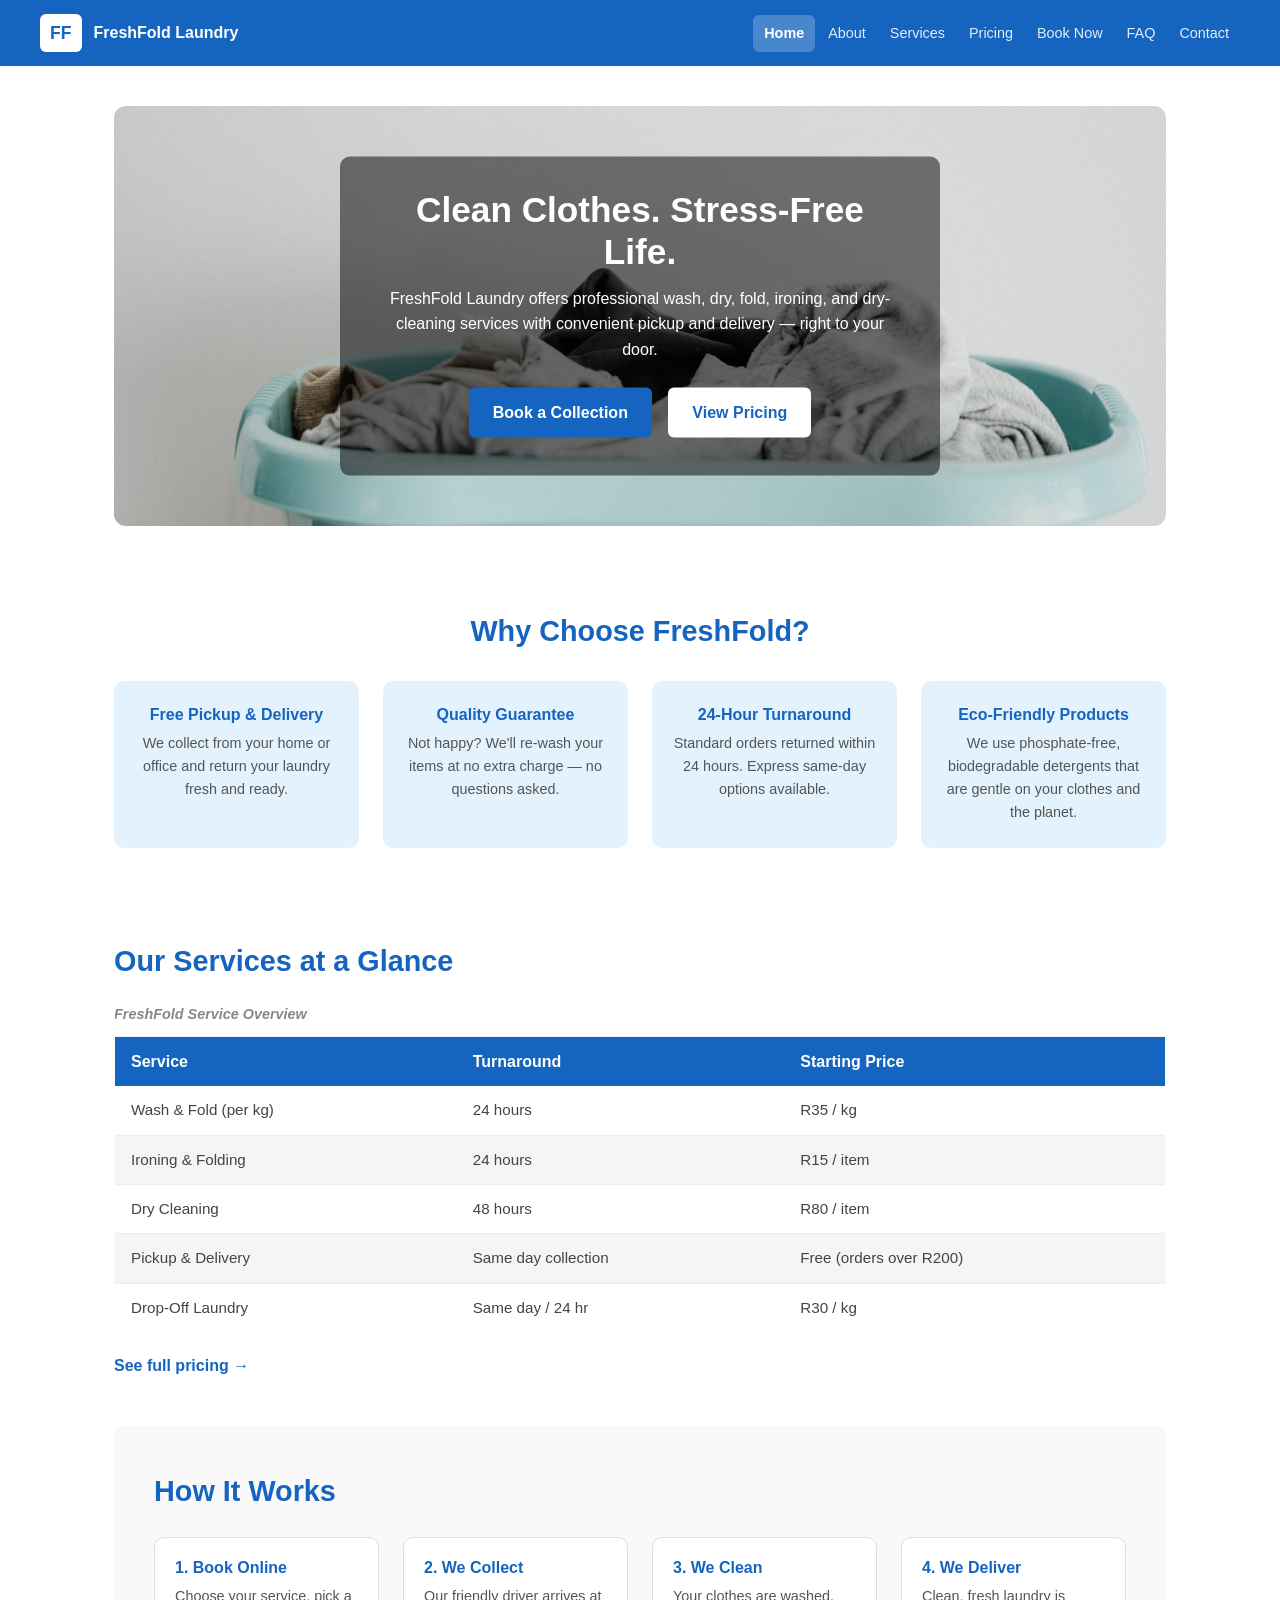
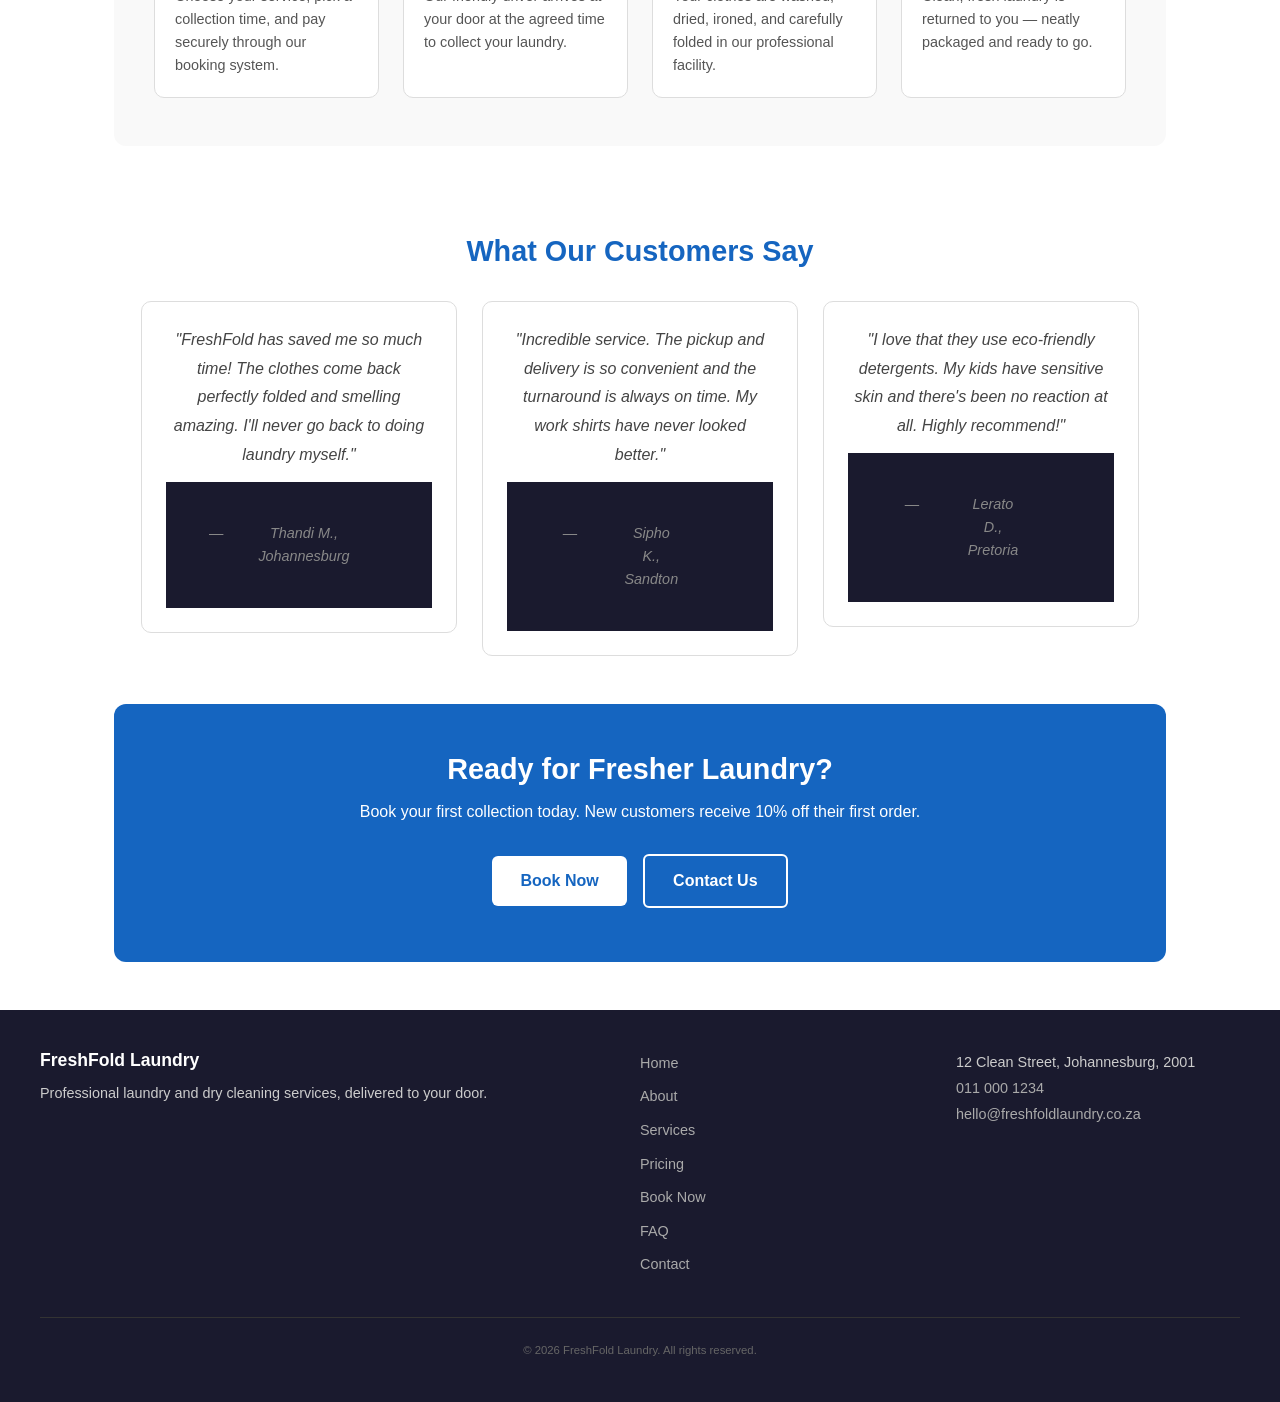
<file: index.html>
<!doctype html>
<html lang="en">
    <head>
        <meta charset="UTF-8" />
        <meta name="viewport" content="width=device-width, initial-scale=1.0" />
        <meta
            name="description"
            content="We're a proudly South African laundry business built on hard work, community, and a passion for clean clothes."
        />
        <meta
            property="og:title"
            content="FreshFold Laundry – Professional Laundry & Dry Cleaning Services"
        />
        <meta
            property="og:description"
            content="We're a proudly South African laundry business built on hard work, community, and a passion for clean clothes."
        />
        <title>
            FreshFold Laundry – Professional Laundry & Dry Cleaning Services
        </title>
        <link rel="stylesheet" href="./style.css" />
    </head>
    <body>
        <!-- ===== SITE HEADER & NAVIGATION ===== -->
        <header>
            <div class="logo">
                <a href="index.html">FF</a>
                <span>FreshFold Laundry</span>
            </div>
            <button
                class="nav-toggle"
                aria-controls="main-nav"
                aria-expanded="false"
                aria-label="Toggle navigation"
            >
                &#9776;
            </button>
            <nav aria-label="Main navigation" id="main-nav">
                <ul>
                    <li><a href="index.html" aria-current="page">Home</a></li>
                    <li><a href="about.html">About</a></li>
                    <li><a href="products_services.html">Services</a></li>
                    <li><a href="pricing.html">Pricing</a></li>
                    <li><a href="book-now.html">Book Now</a></li>
                    <li><a href="faq.html">FAQ</a></li>
                    <li>
                        <a href="contact.html">Contact</a>
                    </li>
                </ul>
            </nav>
        </header>

        <main>
            <!-- ===== HERO SECTION ===== -->
            <section aria-labelledby="hero-heading">
                <figure>
                    <img
                        src="./_images//hero_bg.jpg"
                        alt="Neatly folded, fresh laundry stacked on a clean surface"
                        width="1400"
                        height="600"
                    />
                </figure>
                <div>
                    <h1 id="hero-heading">Clean Clothes. Stress-Free Life.</h1>
                    <p>
                        FreshFold Laundry offers professional wash, dry, fold,
                        ironing, and dry-cleaning services with convenient
                        pickup and delivery — right to your door.
                    </p>
                    <a href="book-now.html">Book a Collection</a>
                    <a href="pricing.html">View Pricing</a>
                </div>
            </section>

            <!-- ===== QUICK HIGHLIGHTS ===== -->
            <section aria-labelledby="highlights-heading">
                <h2 id="highlights-heading">Why Choose FreshFold?</h2>
                <ul>
                    <li>
                        <h3>Free Pickup &amp; Delivery</h3>
                        <p>
                            We collect from your home or office and return your
                            laundry fresh and ready.
                        </p>
                    </li>
                    <li>
                        <h3>Quality Guarantee</h3>
                        <p>
                            Not happy? We'll re-wash your items at no extra
                            charge — no questions asked.
                        </p>
                    </li>
                    <li>
                        <h3>24-Hour Turnaround</h3>
                        <p>
                            Standard orders returned within 24 hours. Express
                            same-day options available.
                        </p>
                    </li>
                    <li>
                        <h3>Eco-Friendly Products</h3>
                        <p>
                            We use phosphate-free, biodegradable detergents that
                            are gentle on your clothes and the planet.
                        </p>
                    </li>
                </ul>
            </section>

            <!-- ===== SERVICES OVERVIEW ===== -->
            <section aria-labelledby="services-heading">
                <h2 id="services-heading">Our Services at a Glance</h2>
                <table>
                    <caption>
                        FreshFold Service Overview
                    </caption>
                    <thead>
                        <tr>
                            <th scope="col">Service</th>
                            <th scope="col">Turnaround</th>
                            <th scope="col">Starting Price</th>
                        </tr>
                    </thead>
                    <tbody>
                        <tr>
                            <td>Wash &amp; Fold (per kg)</td>
                            <td>24 hours</td>
                            <td>R35 / kg</td>
                        </tr>
                        <tr>
                            <td>Ironing &amp; Folding</td>
                            <td>24 hours</td>
                            <td>R15 / item</td>
                        </tr>
                        <tr>
                            <td>Dry Cleaning</td>
                            <td>48 hours</td>
                            <td>R80 / item</td>
                        </tr>
                        <tr>
                            <td>Pickup &amp; Delivery</td>
                            <td>Same day collection</td>
                            <td>Free (orders over R200)</td>
                        </tr>
                        <tr>
                            <td>Drop-Off Laundry</td>
                            <td>Same day / 24 hr</td>
                            <td>R30 / kg</td>
                        </tr>
                    </tbody>
                </table>
                <p><a href="pricing.html">See full pricing →</a></p>
            </section>

            <!-- ===== HOW IT WORKS ===== -->
            <section aria-labelledby="how-heading">
                <h2 id="how-heading">How It Works</h2>
                <ol>
                    <li>
                        <h3>1. Book Online</h3>
                        <p>
                            Choose your service, pick a collection time, and pay
                            securely through our booking system.
                        </p>
                    </li>
                    <li>
                        <h3>2. We Collect</h3>
                        <p>
                            Our friendly driver arrives at your door at the
                            agreed time to collect your laundry.
                        </p>
                    </li>
                    <li>
                        <h3>3. We Clean</h3>
                        <p>
                            Your clothes are washed, dried, ironed, and
                            carefully folded in our professional facility.
                        </p>
                    </li>
                    <li>
                        <h3>4. We Deliver</h3>
                        <p>
                            Clean, fresh laundry is returned to you — neatly
                            packaged and ready to go.
                        </p>
                    </li>
                </ol>
            </section>

            <!-- ===== TESTIMONIALS ===== -->
            <section aria-labelledby="testimonials-heading">
                <h2 id="testimonials-heading">What Our Customers Say</h2>
                <article>
                    <blockquote>
                        <p>
                            "FreshFold has saved me so much time! The clothes
                            come back perfectly folded and smelling amazing.
                            I'll never go back to doing laundry myself."
                        </p>
                    </blockquote>
                    <footer>— <cite>Thandi M., Johannesburg</cite></footer>
                </article>
                <article>
                    <blockquote>
                        <p>
                            "Incredible service. The pickup and delivery is so
                            convenient and the turnaround is always on time. My
                            work shirts have never looked better."
                        </p>
                    </blockquote>
                    <footer>— <cite>Sipho K., Sandton</cite></footer>
                </article>
                <article>
                    <blockquote>
                        <p>
                            "I love that they use eco-friendly detergents. My
                            kids have sensitive skin and there's been no
                            reaction at all. Highly recommend!"
                        </p>
                    </blockquote>
                    <footer>— <cite>Lerato D., Pretoria</cite></footer>
                </article>
            </section>

            <!-- ===== CALL TO ACTION ===== -->
            <section aria-labelledby="cta-heading">
                <h2 id="cta-heading">Ready for Fresher Laundry?</h2>
                <p>
                    Book your first collection today. New customers receive 10%
                    off their first order.
                </p>
                <a href="book-now.html">Book Now</a>
                <a href="contact.html">Contact Us</a>
            </section>
        </main>

        <!-- ===== SITE FOOTER ===== -->
        <footer>
            <div>
                <h3>FreshFold Laundry</h3>
                <p>
                    Professional laundry and dry cleaning services, delivered to
                    your door.
                </p>
            </div>
            <nav aria-label="Footer navigation">
                <ul>
                    <li><a href="index.html">Home</a></li>
                    <li><a href="about.html">About</a></li>
                    <li><a href="products_services.html">Services</a></li>
                    <li><a href="pricing.html">Pricing</a></li>
                    <li><a href="book-now.html">Book Now</a></li>
                    <li><a href="faq.html">FAQ</a></li>
                    <li><a href="contact.html">Contact</a></li>
                </ul>
            </nav>
            <div>
                <p>12 Clean Street, Johannesburg, 2001</p>
                <p><a href="tel:+27110001234">011 000 1234</a></p>
                <p>
                    <a href="mailto:hello@freshfoldlaundry.co.za"
                        >hello@freshfoldlaundry.co.za</a
                    >
                </p>
            </div>
            <p>
                <small
                    >&copy; <span id="year"></span> FreshFold Laundry. All
                    rights reserved.</small
                >
            </p>
        </footer>
        <script src="./script.js"></script>
    </body>
</html>
</file>
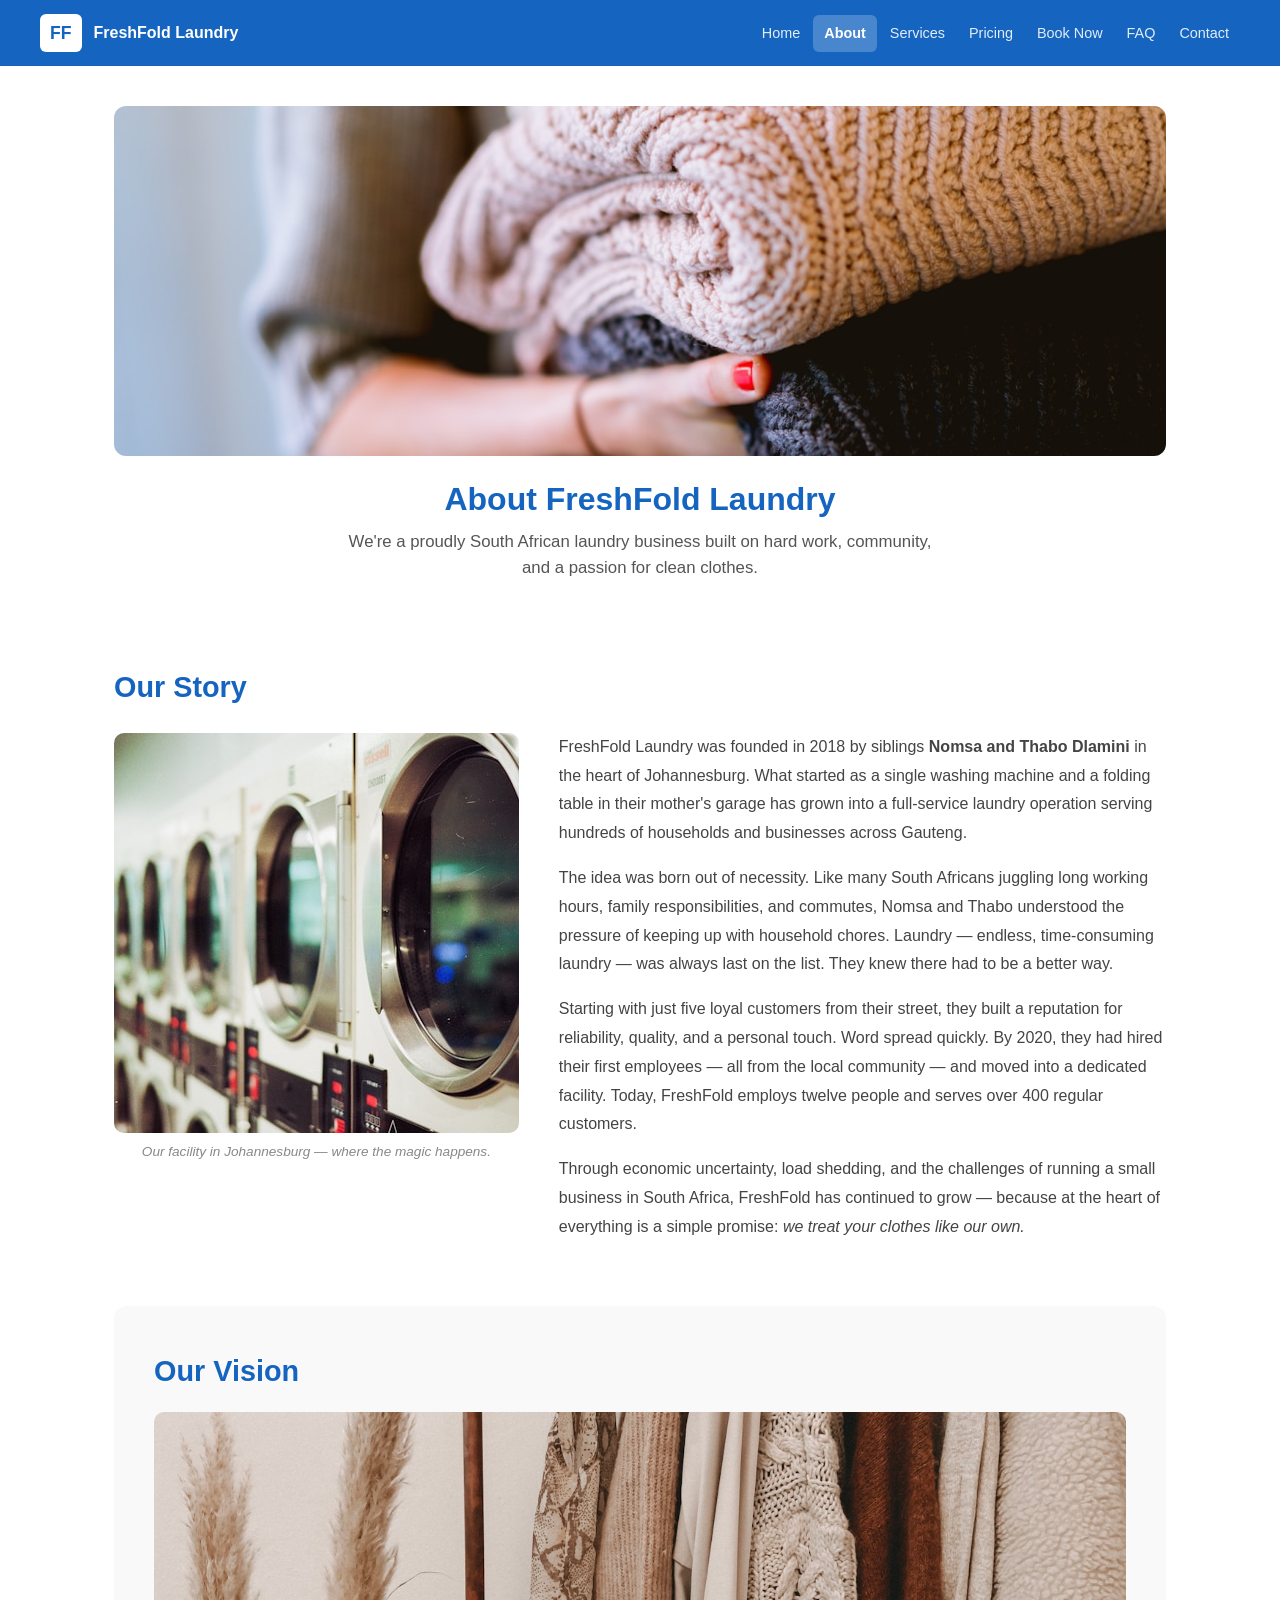
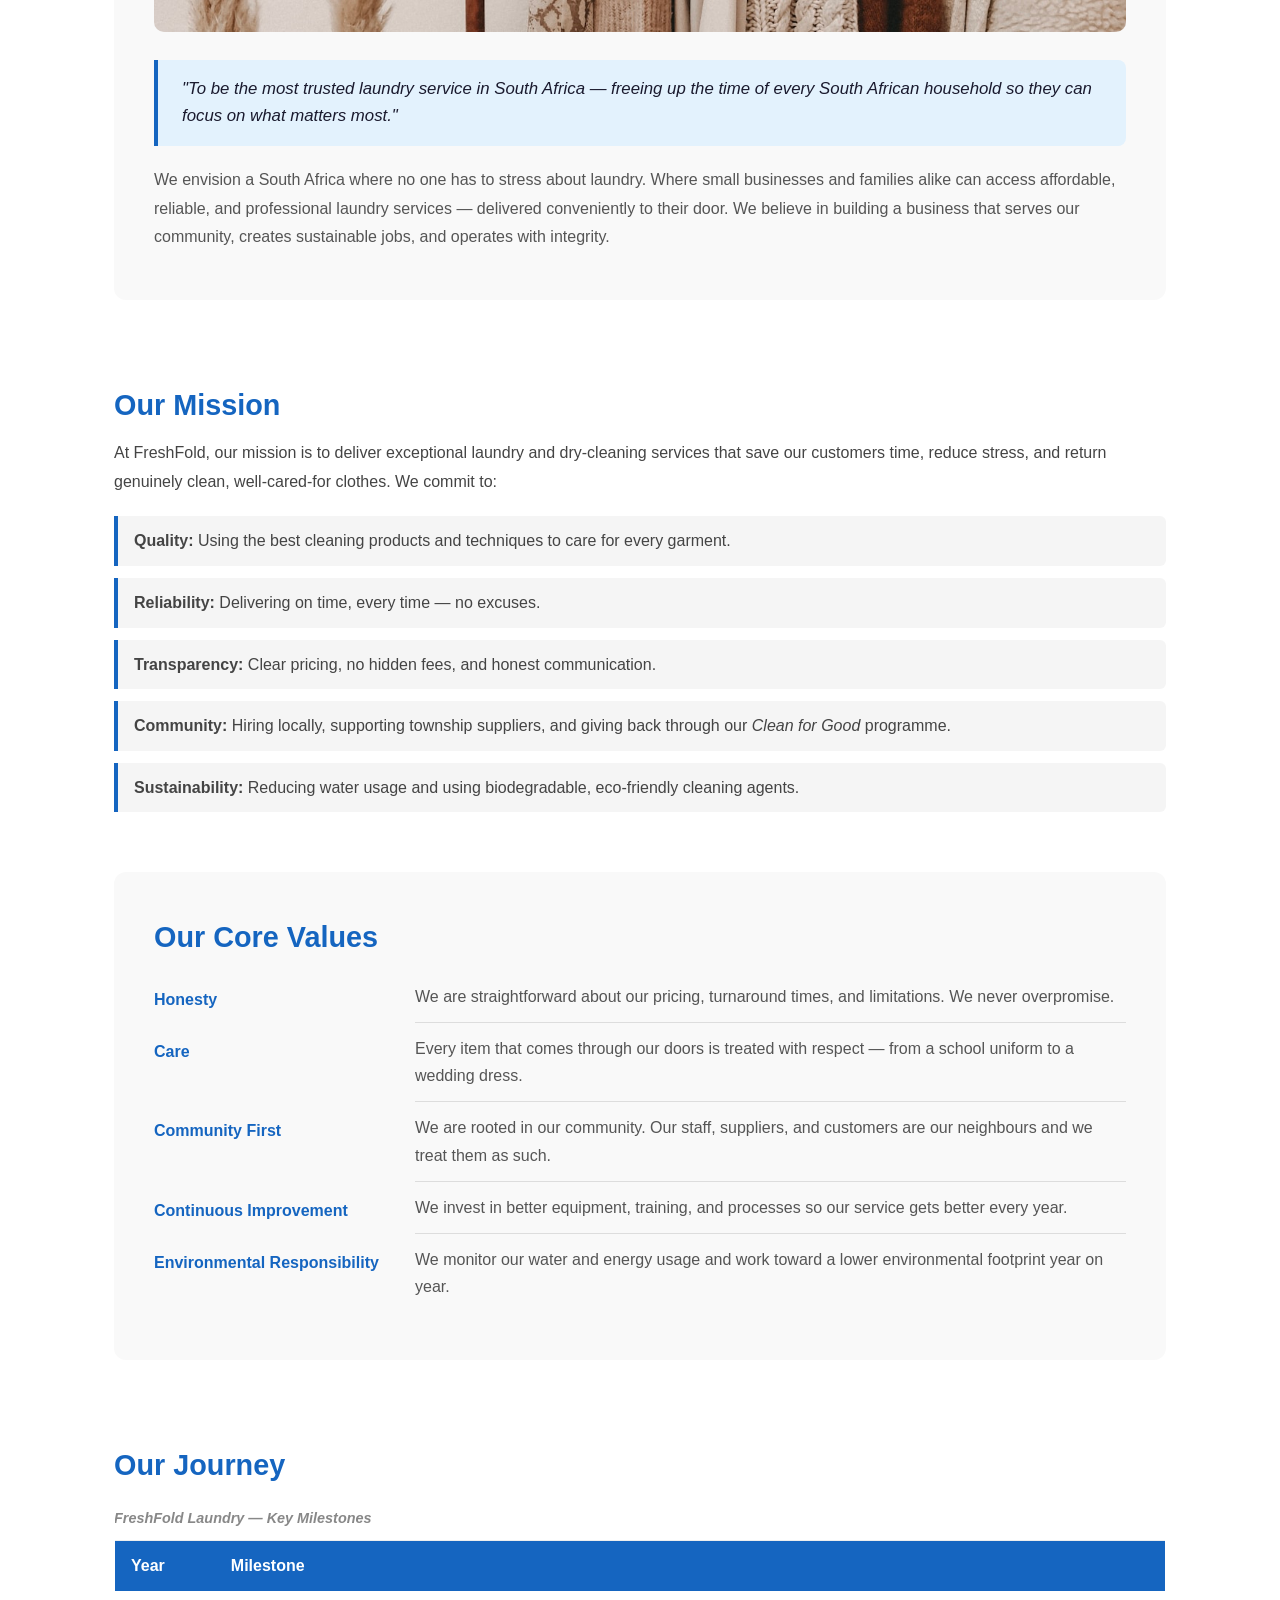
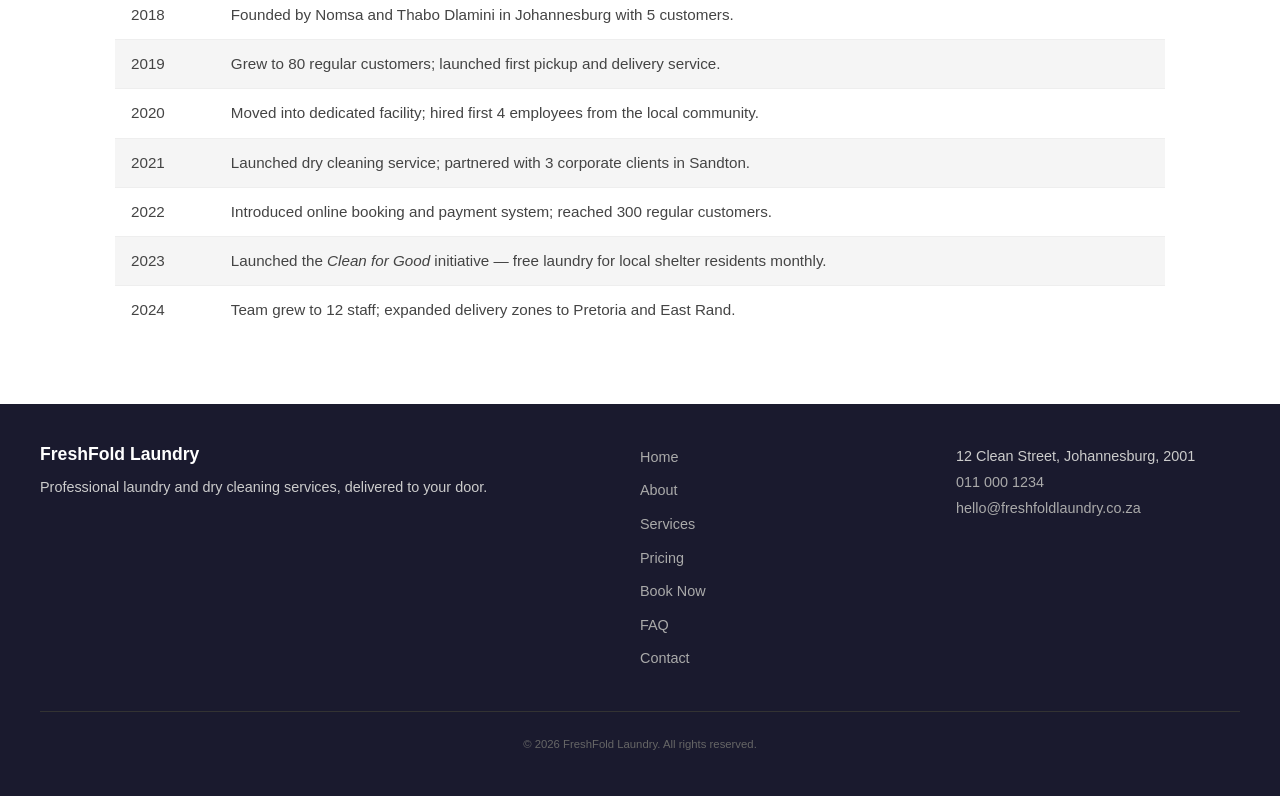
<file: about.html>
<!doctype html>
<html lang="en">
    <head>
        <meta charset="UTF-8" />
        <meta name="viewport" content="width=device-width, initial-scale=1.0" />
        <meta
            name="description"
            content="We're a proudly South African laundry business built on hard work, community, and a passion for clean clothes."
        />
        <meta
            property="og:title"
            content="FreshFold Laundry – Professional Laundry & Dry Cleaning Services"
        />
        <meta
            property="og:description"
            content="We're a proudly South African laundry business built on hard work, community, and a passion for clean clothes."
        />
        <title>About Us – FreshFold Laundry</title>
        <link rel="stylesheet" href="./style.css" />
    </head>
    <body>
        <!-- ===== SITE HEADER & NAVIGATION ===== -->
        <header>
            <div class="logo">
                <a href="index.html">FF</a>
                <span>FreshFold Laundry</span>
            </div>
            <button
                class="nav-toggle"
                aria-controls="main-nav"
                aria-expanded="false"
                aria-label="Toggle navigation"
            >
                &#9776;
            </button>
            <nav aria-label="Main navigation" id="main-nav">
                <ul>
                    <li><a href="index.html">Home</a></li>
                    <li><a href="about.html" aria-current="page">About</a></li>
                    <li><a href="products_services.html">Services</a></li>
                    <li><a href="pricing.html">Pricing</a></li>
                    <li><a href="book-now.html">Book Now</a></li>
                    <li><a href="faq.html">FAQ</a></li>
                    <li>
                        <a href="contact.html">Contact</a>
                    </li>
                </ul>
            </nav>
        </header>

        <main>
            <!-- ===== PAGE HERO ===== -->
            <section aria-labelledby="about-hero-heading">
                <figure>
                    <img
                        src="./_images/about_cover.jpg"
                        alt="Staff members working inside the FreshFold laundry facility"
                        width="1400"
                        height="450"
                    />
                </figure>
                <h1 id="about-hero-heading">About FreshFold Laundry</h1>
                <p>
                    We're a proudly South African laundry business built on hard
                    work, community, and a passion for clean clothes.
                </p>
            </section>

            <!-- ===== OUR STORY ===== -->
            <section aria-labelledby="story-heading">
                <h2 id="story-heading">Our Story</h2>
                <div>
                    <figure>
                        <img
                            src="./_images/our_story.jpg"
                            alt="Laundry machines lined up in a bright, clean facility"
                            width="600"
                            height="400"
                        />
                        <figcaption>
                            Our facility in Johannesburg — where the magic
                            happens.
                        </figcaption>
                    </figure>
                    <div>
                        <p>
                            FreshFold Laundry was founded in 2018 by siblings
                            <strong>Nomsa and Thabo Dlamini</strong> in the
                            heart of Johannesburg. What started as a single
                            washing machine and a folding table in their
                            mother's garage has grown into a full-service
                            laundry operation serving hundreds of households and
                            businesses across Gauteng.
                        </p>
                        <p>
                            The idea was born out of necessity. Like many South
                            Africans juggling long working hours, family
                            responsibilities, and commutes, Nomsa and Thabo
                            understood the pressure of keeping up with household
                            chores. Laundry — endless, time-consuming laundry —
                            was always last on the list. They knew there had to
                            be a better way.
                        </p>
                        <p>
                            Starting with just five loyal customers from their
                            street, they built a reputation for reliability,
                            quality, and a personal touch. Word spread quickly.
                            By 2020, they had hired their first employees — all
                            from the local community — and moved into a
                            dedicated facility. Today, FreshFold employs twelve
                            people and serves over 400 regular customers.
                        </p>
                        <p>
                            Through economic uncertainty, load shedding, and the
                            challenges of running a small business in South
                            Africa, FreshFold has continued to grow — because at
                            the heart of everything is a simple promise:
                            <em>we treat your clothes like our own.</em>
                        </p>
                    </div>
                </div>
            </section>

            <!-- ===== OUR VISION ===== -->
            <section aria-labelledby="vision-heading">
                <h2 id="vision-heading">Our Vision</h2>
                <figure>
                    <img
                        src="./_images/vision.jpg"
                        alt="Clean, folded laundry ready for delivery"
                        width="1400"
                        height="300"
                    />
                </figure>
                <blockquote>
                    <p>
                        "To be the most trusted laundry service in South Africa
                        — freeing up the time of every South African household
                        so they can focus on what matters most."
                    </p>
                </blockquote>
                <p>
                    We envision a South Africa where no one has to stress about
                    laundry. Where small businesses and families alike can
                    access affordable, reliable, and professional laundry
                    services — delivered conveniently to their door. We believe
                    in building a business that serves our community, creates
                    sustainable jobs, and operates with integrity.
                </p>
            </section>

            <!-- ===== OUR MISSION ===== -->
            <section aria-labelledby="mission-heading">
                <h2 id="mission-heading">Our Mission</h2>
                <p>
                    At FreshFold, our mission is to deliver exceptional laundry
                    and dry-cleaning services that save our customers time,
                    reduce stress, and return genuinely clean, well-cared-for
                    clothes. We commit to:
                </p>
                <ul>
                    <li>
                        <strong>Quality:</strong> Using the best cleaning
                        products and techniques to care for every garment.
                    </li>
                    <li>
                        <strong>Reliability:</strong> Delivering on time, every
                        time — no excuses.
                    </li>
                    <li>
                        <strong>Transparency:</strong> Clear pricing, no hidden
                        fees, and honest communication.
                    </li>
                    <li>
                        <strong>Community:</strong> Hiring locally, supporting
                        township suppliers, and giving back through our
                        <em>Clean for Good</em> programme.
                    </li>
                    <li>
                        <strong>Sustainability:</strong> Reducing water usage
                        and using biodegradable, eco-friendly cleaning agents.
                    </li>
                </ul>
            </section>

            <!-- ===== OUR VALUES ===== -->
            <section aria-labelledby="values-heading">
                <h2 id="values-heading">Our Core Values</h2>
                <dl>
                    <dt>Honesty</dt>
                    <dd>
                        We are straightforward about our pricing, turnaround
                        times, and limitations. We never overpromise.
                    </dd>

                    <dt>Care</dt>
                    <dd>
                        Every item that comes through our doors is treated with
                        respect — from a school uniform to a wedding dress.
                    </dd>

                    <dt>Community First</dt>
                    <dd>
                        We are rooted in our community. Our staff, suppliers,
                        and customers are our neighbours and we treat them as
                        such.
                    </dd>

                    <dt>Continuous Improvement</dt>
                    <dd>
                        We invest in better equipment, training, and processes
                        so our service gets better every year.
                    </dd>

                    <dt>Environmental Responsibility</dt>
                    <dd>
                        We monitor our water and energy usage and work toward a
                        lower environmental footprint year on year.
                    </dd>
                </dl>
            </section>

            <!-- ===== MILESTONES ===== -->
            <section aria-labelledby="milestones-heading">
                <h2 id="milestones-heading">Our Journey</h2>
                <table>
                    <caption>
                        FreshFold Laundry — Key Milestones
                    </caption>
                    <thead>
                        <tr>
                            <th scope="col">Year</th>
                            <th scope="col">Milestone</th>
                        </tr>
                    </thead>
                    <tbody>
                        <tr>
                            <td>2018</td>
                            <td>
                                Founded by Nomsa and Thabo Dlamini in
                                Johannesburg with 5 customers.
                            </td>
                        </tr>
                        <tr>
                            <td>2019</td>
                            <td>
                                Grew to 80 regular customers; launched first
                                pickup and delivery service.
                            </td>
                        </tr>
                        <tr>
                            <td>2020</td>
                            <td>
                                Moved into dedicated facility; hired first 4
                                employees from the local community.
                            </td>
                        </tr>
                        <tr>
                            <td>2021</td>
                            <td>
                                Launched dry cleaning service; partnered with 3
                                corporate clients in Sandton.
                            </td>
                        </tr>
                        <tr>
                            <td>2022</td>
                            <td>
                                Introduced online booking and payment system;
                                reached 300 regular customers.
                            </td>
                        </tr>
                        <tr>
                            <td>2023</td>
                            <td>
                                Launched the <em>Clean for Good</em> initiative
                                — free laundry for local shelter residents
                                monthly.
                            </td>
                        </tr>
                        <tr>
                            <td>2024</td>
                            <td>
                                Team grew to 12 staff; expanded delivery zones
                                to Pretoria and East Rand.
                            </td>
                        </tr>
                    </tbody>
                </table>
            </section>
        </main>

        <!-- ===== SITE FOOTER ===== -->
        <footer>
            <div>
                <h3>FreshFold Laundry</h3>
                <p>
                    Professional laundry and dry cleaning services, delivered to
                    your door.
                </p>
            </div>
            <nav aria-label="Footer navigation">
                <ul>
                    <li><a href="index.html">Home</a></li>
                    <li><a href="about.html">About</a></li>
                    <li><a href="products_services.html">Services</a></li>
                    <li><a href="pricing.html">Pricing</a></li>
                    <li><a href="book-now.html">Book Now</a></li>
                    <li><a href="faq.html">FAQ</a></li>
                    <li><a href="contact.html">Contact</a></li>
                </ul>
            </nav>
            <div>
                <p>12 Clean Street, Johannesburg, 2001</p>
                <p><a href="tel:+27110001234">011 000 1234</a></p>
                <p>
                    <a href="mailto:hello@freshfoldlaundry.co.za"
                        >hello@freshfoldlaundry.co.za</a
                    >
                </p>
            </div>
            <p>
                <small
                    >&copy; <span id="year"></span> FreshFold Laundry. All
                    rights reserved.</small
                >
            </p>
        </footer>
        <script src="./script.js"></script>
    </body>
</html>
</file>
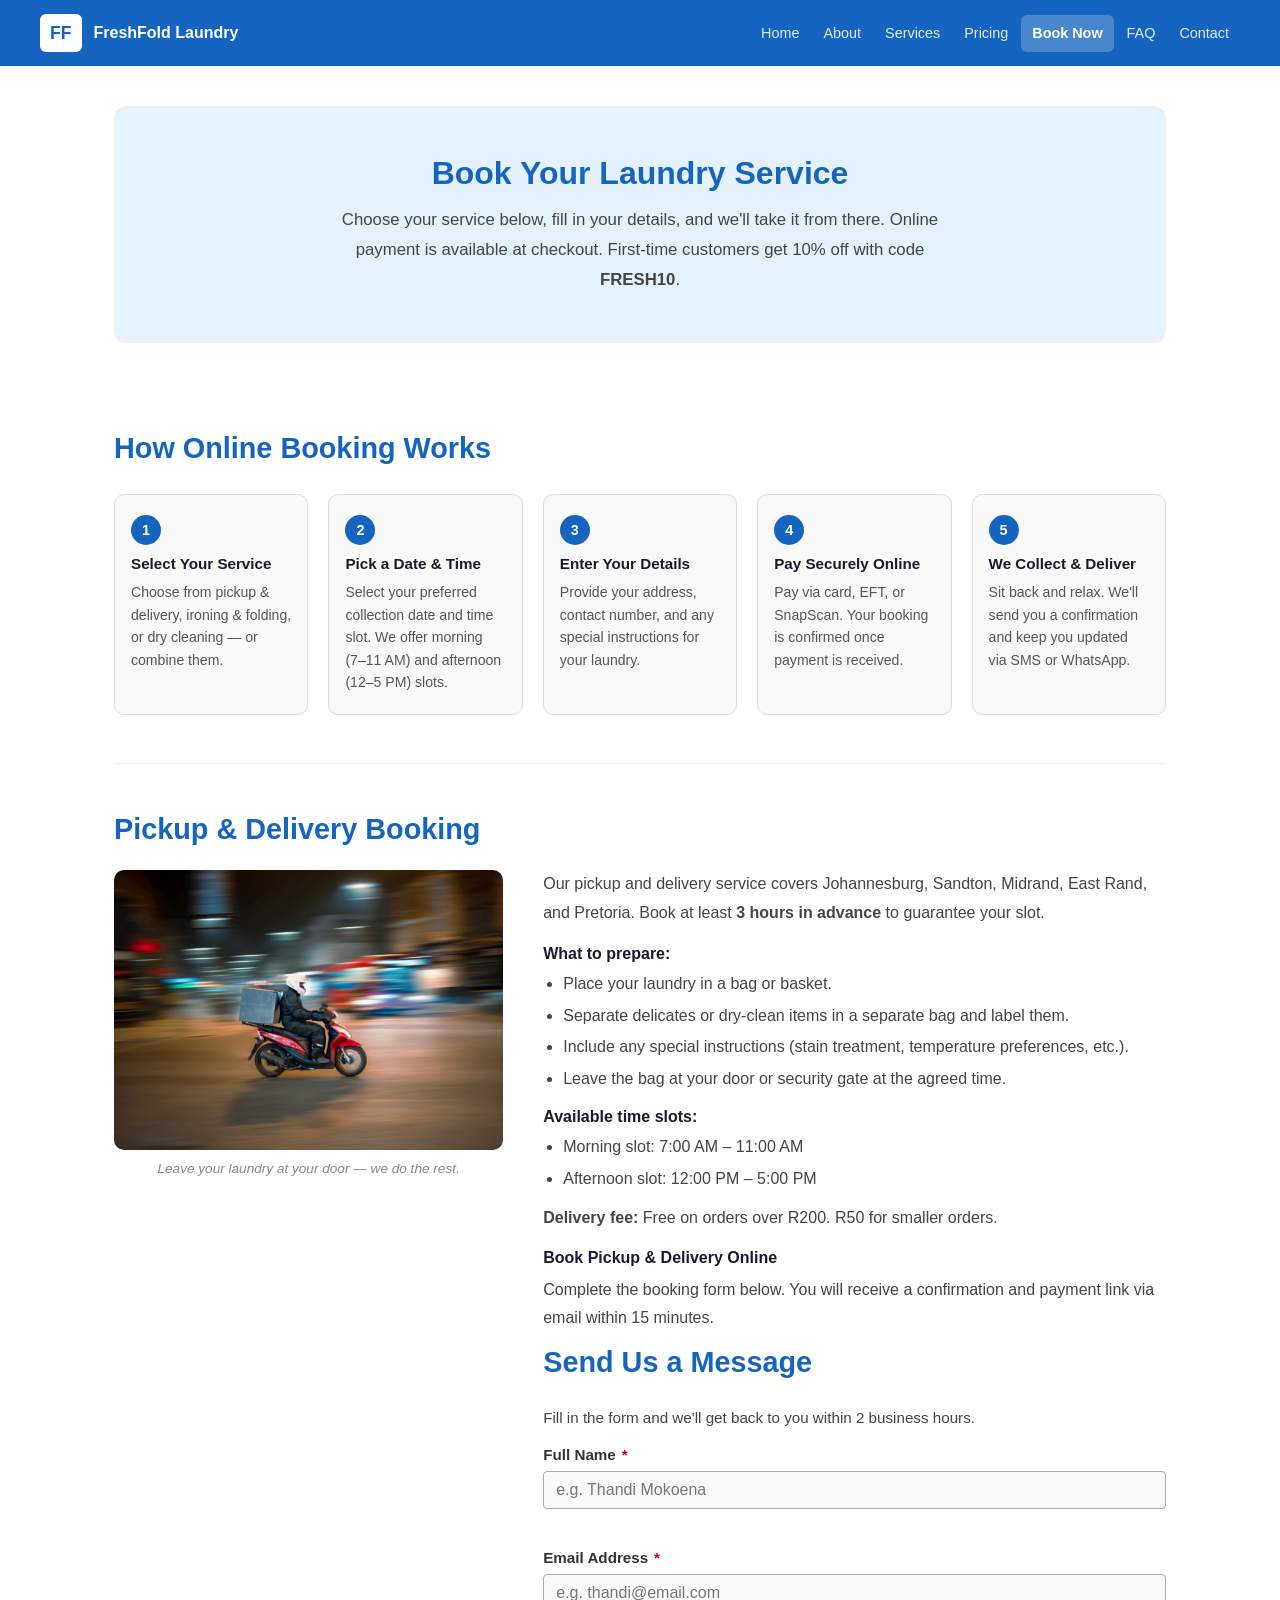
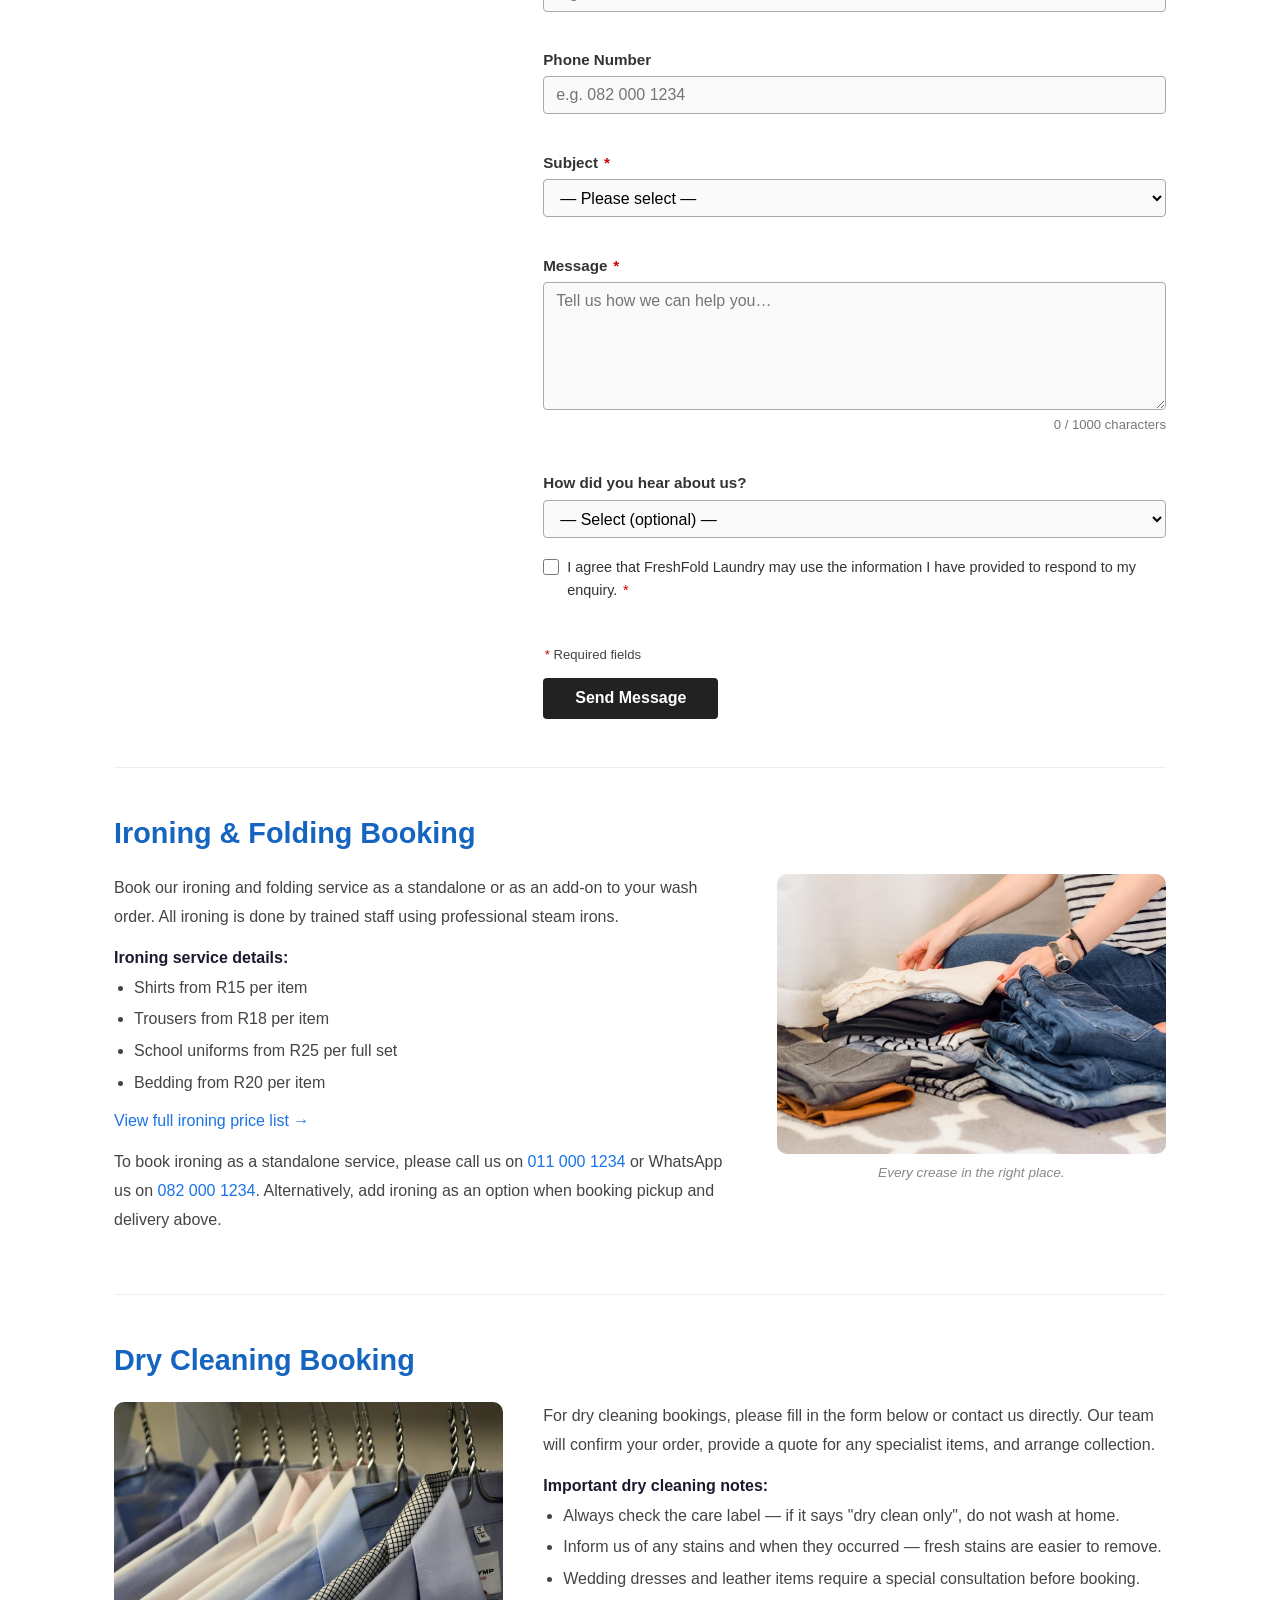
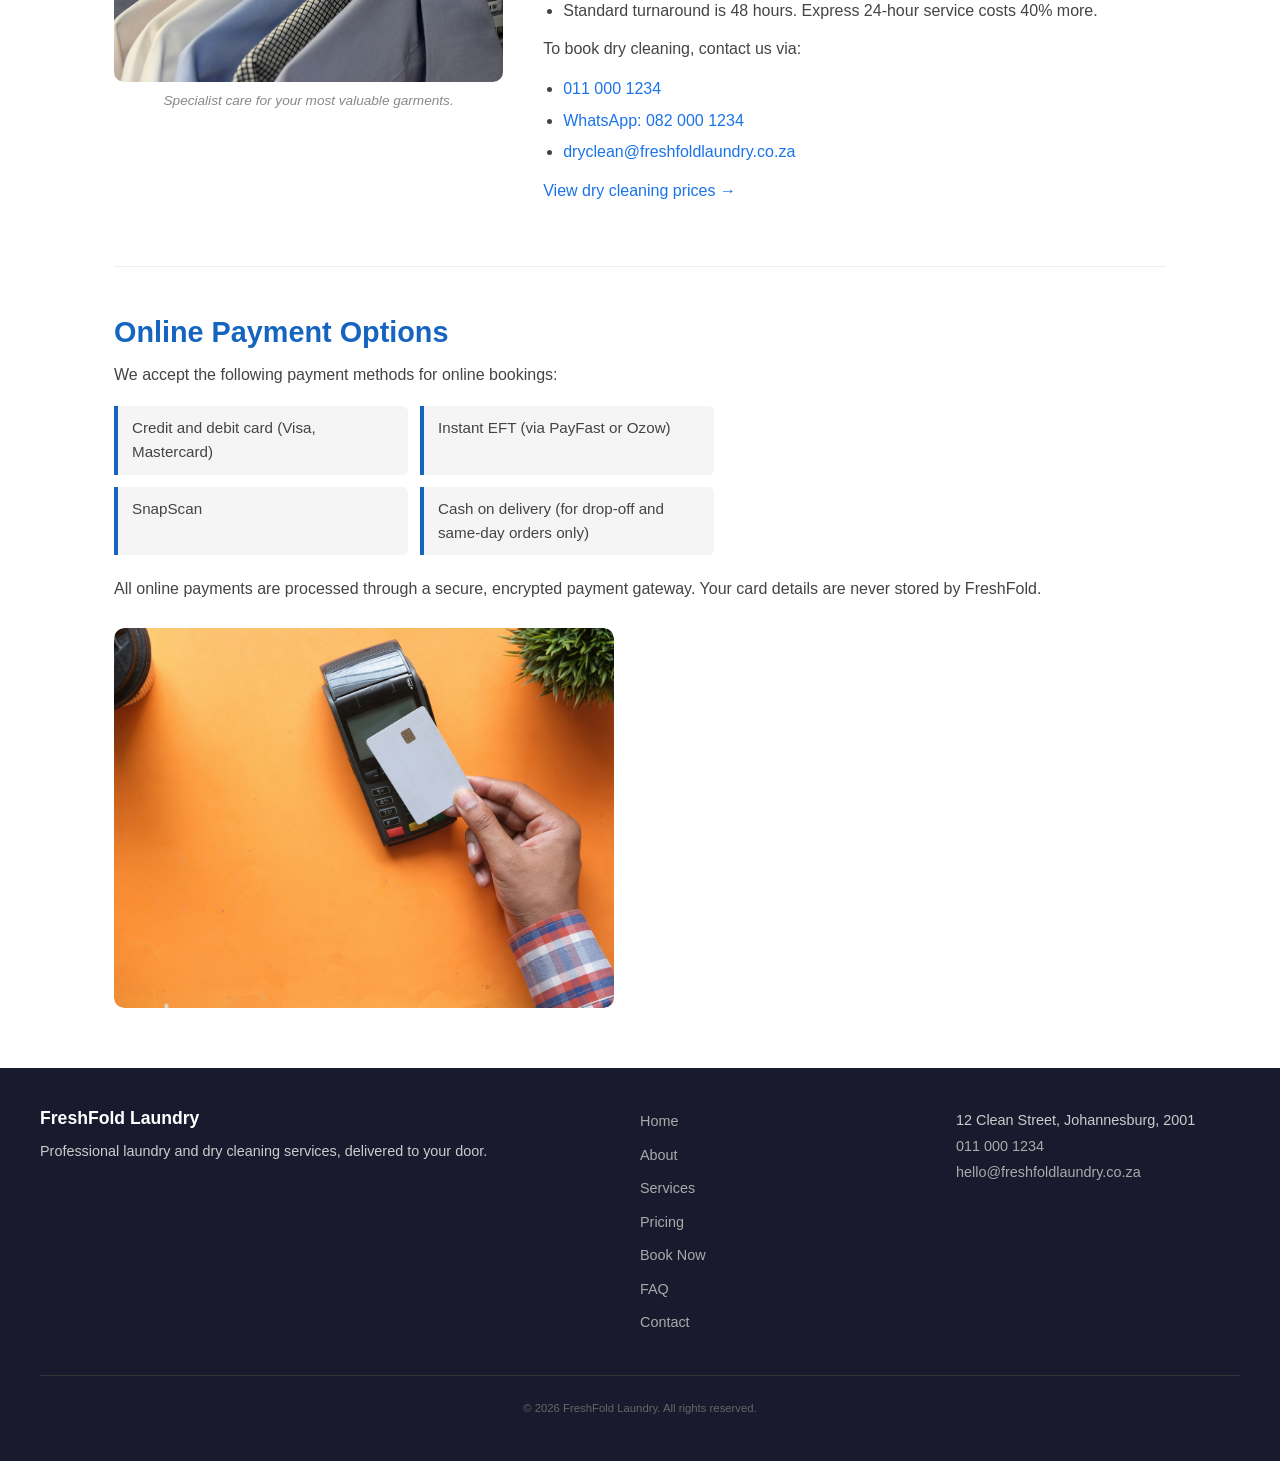
<file: book-now.html>
<!doctype html>
<html lang="en">
    <head>
        <meta charset="UTF-8" />
        <meta name="viewport" content="width=device-width, initial-scale=1.0" />
        <meta
            name="description"
            content="We're a proudly South African laundry business built on hard work, community, and a passion for clean clothes."
        />
        <meta
            property="og:title"
            content="FreshFold Laundry – Professional Laundry & Dry Cleaning Services"
        />
        <meta
            property="og:description"
            content="We're a proudly South African laundry business built on hard work, community, and a passion for clean clothes."
        />
        <title>Book Now – FreshFold Laundry</title>
        <link rel="stylesheet" href="./style.css" />
    </head>
    <body>
        <!-- ===== SITE HEADER & NAVIGATION ===== -->

        <header>
            <div class="logo">
                <a href="index.html">FF</a>
                <span>FreshFold Laundry</span>
            </div>
            <button
                class="nav-toggle"
                aria-controls="main-nav"
                aria-expanded="false"
                aria-label="Toggle navigation"
            >
                &#9776;
            </button>
            <nav aria-label="Main navigation" id="main-nav">
                <ul>
                    <li><a href="index.html">Home</a></li>
                    <li><a href="about.html">About</a></li>
                    <li>
                        <a href="products_services.html">Services</a>
                    </li>
                    <li>
                        <a href="pricing.html">Pricing</a>
                    </li>
                    <li>
                        <a href="book-now.html" aria-current="page">Book Now</a>
                    </li>
                    <li><a href="faq.html">FAQ</a></li>
                    <li>
                        <a href="contact.html">Contact</a>
                    </li>
                </ul>
            </nav>
        </header>
        <main>
            <!-- ===== PAGE HERO ===== -->
            <section aria-labelledby="book-hero-heading">
                <h1 id="book-hero-heading">Book Your Laundry Service</h1>
                <p>
                    Choose your service below, fill in your details, and we'll
                    take it from there. Online payment is available at checkout.
                    First-time customers get 10% off with code
                    <strong>FRESH10</strong>.
                </p>
            </section>

            <!-- ===== HOW BOOKING WORKS ===== -->
            <section aria-labelledby="booking-steps-heading">
                <h2 id="booking-steps-heading">How Online Booking Works</h2>
                <ol>
                    <li>
                        <h3>Select Your Service</h3>
                        <p>
                            Choose from pickup &amp; delivery, ironing &amp;
                            folding, or dry cleaning — or combine them.
                        </p>
                    </li>
                    <li>
                        <h3>Pick a Date &amp; Time</h3>
                        <p>
                            Select your preferred collection date and time slot.
                            We offer morning (7–11 AM) and afternoon (12–5 PM)
                            slots.
                        </p>
                    </li>
                    <li>
                        <h3>Enter Your Details</h3>
                        <p>
                            Provide your address, contact number, and any
                            special instructions for your laundry.
                        </p>
                    </li>
                    <li>
                        <h3>Pay Securely Online</h3>
                        <p>
                            Pay via card, EFT, or SnapScan. Your booking is
                            confirmed once payment is received.
                        </p>
                    </li>
                    <li>
                        <h3>We Collect &amp; Deliver</h3>
                        <p>
                            Sit back and relax. We'll send you a confirmation
                            and keep you updated via SMS or WhatsApp.
                        </p>
                    </li>
                </ol>
            </section>

            <!-- ===== PICKUP & DELIVERY BOOKING ===== -->
            <section aria-labelledby="pickup-booking-heading">
                <h2 id="pickup-booking-heading">
                    Pickup &amp; Delivery Booking
                </h2>
                <div>
                    <figure>
                        <img
                            src="./_images/delivery_guy.jpg"
                            alt="Laundry bags neatly stacked near a front door, ready for pickup"
                            width="600"
                            height="380"
                        />
                        <figcaption>
                            Leave your laundry at your door — we do the rest.
                        </figcaption>
                    </figure>
                    <div>
                        <p>
                            Our pickup and delivery service covers Johannesburg,
                            Sandton, Midrand, East Rand, and Pretoria. Book at
                            least <strong>3 hours in advance</strong> to
                            guarantee your slot.
                        </p>
                        <h3>What to prepare:</h3>
                        <ul>
                            <li>Place your laundry in a bag or basket.</li>
                            <li>
                                Separate delicates or dry-clean items in a
                                separate bag and label them.
                            </li>
                            <li>
                                Include any special instructions (stain
                                treatment, temperature preferences, etc.).
                            </li>
                            <li>
                                Leave the bag at your door or security gate at
                                the agreed time.
                            </li>
                        </ul>
                        <h3>Available time slots:</h3>
                        <ul>
                            <li>Morning slot: 7:00 AM – 11:00 AM</li>
                            <li>Afternoon slot: 12:00 PM – 5:00 PM</li>
                        </ul>
                        <p>
                            <strong>Delivery fee:</strong> Free on orders over
                            R200. R50 for smaller orders.
                        </p>

                        <!-- EMBEDDED BOOKING FORM (Google Form placeholder) -->
                        <h3>Book Pickup &amp; Delivery Online</h3>
                        <p>
                            Complete the booking form below. You will receive a
                            confirmation and payment link via email within 15
                            minutes.
                        </p>
                        <div class="contact-form-wrap">
                            <h2 id="contact-form-heading">Send Us a Message</h2>
                            <p>
                                Fill in the form and we'll get back to you
                                within 2 business hours.
                            </p>

                            <!-- Success banner — hidden until JS shows it -->
                            <div
                                class="form-success"
                                id="form-success"
                                role="alert"
                                aria-live="polite"
                                hidden
                            >
                                <strong>&#10003; Message sent!</strong> Thank
                                you — we'll be in touch shortly.
                            </div>

                            <form id="contact-form" novalidate>
                                <!-- Full name -->
                                <div class="field-group">
                                    <label for="full-name"
                                        >Full Name
                                        <span
                                            class="required"
                                            aria-hidden="true"
                                            >*</span
                                        ></label
                                    >
                                    <input
                                        type="text"
                                        id="full-name"
                                        name="full-name"
                                        autocomplete="name"
                                        required
                                        aria-required="true"
                                        aria-describedby="full-name-error"
                                        placeholder="e.g. Thandi Mokoena"
                                    />
                                    <span
                                        class="field-error"
                                        id="full-name-error"
                                        role="alert"
                                        aria-live="polite"
                                    ></span>
                                </div>

                                <!-- Email -->
                                <div class="field-group">
                                    <label for="email"
                                        >Email Address
                                        <span
                                            class="required"
                                            aria-hidden="true"
                                            >*</span
                                        ></label
                                    >
                                    <input
                                        type="email"
                                        id="email"
                                        name="email"
                                        autocomplete="email"
                                        required
                                        aria-required="true"
                                        aria-describedby="email-error"
                                        placeholder="e.g. thandi@email.com"
                                    />
                                    <span
                                        class="field-error"
                                        id="email-error"
                                        role="alert"
                                        aria-live="polite"
                                    ></span>
                                </div>

                                <!-- Phone -->
                                <div class="field-group">
                                    <label for="phone">Phone Number</label>
                                    <input
                                        type="tel"
                                        id="phone"
                                        name="phone"
                                        autocomplete="tel"
                                        aria-describedby="phone-error"
                                        placeholder="e.g. 082 000 1234"
                                    />
                                    <span
                                        class="field-error"
                                        id="phone-error"
                                        role="alert"
                                        aria-live="polite"
                                    ></span>
                                </div>

                                <!-- Subject / reason -->
                                <div class="field-group">
                                    <label for="subject"
                                        >Subject
                                        <span
                                            class="required"
                                            aria-hidden="true"
                                            >*</span
                                        ></label
                                    >
                                    <select
                                        id="subject"
                                        name="subject"
                                        required
                                        aria-required="true"
                                        aria-describedby="subject-error"
                                    >
                                        <option value="">
                                            — Please select —
                                        </option>
                                        <option value="general">
                                            General Enquiry
                                        </option>
                                        <option value="booking">
                                            Booking / Order Query
                                        </option>
                                        <option value="pickup">
                                            Pickup &amp; Delivery
                                        </option>
                                        <option value="drycleaning">
                                            Dry Cleaning
                                        </option>
                                        <option value="corporate">
                                            Corporate / Business Account
                                        </option>
                                        <option value="complaint">
                                            Complaint or Feedback
                                        </option>
                                        <option value="other">Other</option>
                                    </select>
                                    <span
                                        class="field-error"
                                        id="subject-error"
                                        role="alert"
                                        aria-live="polite"
                                    ></span>
                                </div>

                                <!-- Message -->
                                <div class="field-group">
                                    <label for="message"
                                        >Message
                                        <span
                                            class="required"
                                            aria-hidden="true"
                                            >*</span
                                        ></label
                                    >
                                    <textarea
                                        id="message"
                                        name="message"
                                        rows="6"
                                        required
                                        aria-required="true"
                                        aria-describedby="message-error message-count"
                                        placeholder="Tell us how we can help you…"
                                        maxlength="1000"
                                    ></textarea>
                                    <span class="field-hint" id="message-count"
                                        >0 / 1000 characters</span
                                    >
                                    <span
                                        class="field-error"
                                        id="message-error"
                                        role="alert"
                                        aria-live="polite"
                                    ></span>
                                </div>

                                <!-- How did you hear -->
                                <div class="field-group">
                                    <label for="referral"
                                        >How did you hear about us?</label
                                    >
                                    <select id="referral" name="referral">
                                        <option value="">
                                            — Select (optional) —
                                        </option>
                                        <option value="google">
                                            Google Search
                                        </option>
                                        <option value="social">
                                            Social Media
                                        </option>
                                        <option value="friend">
                                            Friend or Family
                                        </option>
                                        <option value="flyer">
                                            Flyer / Poster
                                        </option>
                                        <option value="other">Other</option>
                                    </select>
                                </div>

                                <!-- Privacy consent -->
                                <div class="field-group field-group--checkbox">
                                    <input
                                        type="checkbox"
                                        id="consent"
                                        name="consent"
                                        required
                                        aria-required="true"
                                        aria-describedby="consent-error"
                                    />
                                    <label for="consent">
                                        I agree that FreshFold Laundry may use
                                        the information I have provided to
                                        respond to my enquiry.
                                        <span
                                            class="required"
                                            aria-hidden="true"
                                            >*</span
                                        >
                                    </label>
                                    <span
                                        class="field-error"
                                        id="consent-error"
                                        role="alert"
                                        aria-live="polite"
                                    ></span>
                                </div>

                                <p class="required-note">
                                    <span class="required" aria-hidden="true"
                                        >*</span
                                    >
                                    Required fields
                                </p>

                                <button type="submit" class="btn-submit">
                                    Send Message
                                </button>
                            </form>
                        </div>
                    </div>
                </div>
            </section>

            <!-- ===== IRONING & FOLDING BOOKING ===== -->
            <section aria-labelledby="ironing-booking-heading">
                <h2 id="ironing-booking-heading">
                    Ironing &amp; Folding Booking
                </h2>
                <div>
                    <figure>
                        <img
                            src="./_images/img3.jpg"
                            alt="A professional ironing a crisp white shirt with a steam iron"
                            width="600"
                            height="380"
                        />
                        <figcaption>
                            Every crease in the right place.
                        </figcaption>
                    </figure>
                    <div>
                        <p>
                            Book our ironing and folding service as a standalone
                            or as an add-on to your wash order. All ironing is
                            done by trained staff using professional steam
                            irons.
                        </p>
                        <h3>Ironing service details:</h3>
                        <ul>
                            <li>Shirts from R15 per item</li>
                            <li>Trousers from R18 per item</li>
                            <li>School uniforms from R25 per full set</li>
                            <li>Bedding from R20 per item</li>
                        </ul>
                        <p>
                            <a href="pricing.html"
                                >View full ironing price list →</a
                            >
                        </p>
                        <p>
                            To book ironing as a standalone service, please call
                            us on
                            <a href="tel:+27110001234">011 000 1234</a> or
                            WhatsApp us on
                            <a
                                href="https://wa.me/27820001234"
                                target="_blank"
                                rel="noopener noreferrer"
                                >082 000 1234</a
                            >. Alternatively, add ironing as an option when
                            booking pickup and delivery above.
                        </p>
                    </div>
                </div>
            </section>

            <!-- ===== DRY CLEANING BOOKING ===== -->
            <section aria-labelledby="dc-booking-heading">
                <h2 id="dc-booking-heading">Dry Cleaning Booking</h2>
                <div>
                    <figure>
                        <img
                            src="./_images/dryclean.jpg"
                            alt="Dry-cleaned formal garments in clear bags on a rack"
                            width="600"
                            height="380"
                        />
                        <figcaption>
                            Specialist care for your most valuable garments.
                        </figcaption>
                    </figure>
                    <div>
                        <p>
                            For dry cleaning bookings, please fill in the form
                            below or contact us directly. Our team will confirm
                            your order, provide a quote for any specialist
                            items, and arrange collection.
                        </p>
                        <h3>Important dry cleaning notes:</h3>
                        <ul>
                            <li>
                                Always check the care label — if it says "dry
                                clean only", do not wash at home.
                            </li>
                            <li>
                                Inform us of any stains and when they occurred —
                                fresh stains are easier to remove.
                            </li>
                            <li>
                                Wedding dresses and leather items require a
                                special consultation before booking.
                            </li>
                            <li>
                                Standard turnaround is 48 hours. Express 24-hour
                                service costs 40% more.
                            </li>
                        </ul>
                        <p>To book dry cleaning, contact us via:</p>
                        <ul>
                            <li>
                                <a href="tel:+27110001234">011 000 1234</a>
                            </li>
                            <li>
                                <a
                                    href="https://wa.me/27820001234"
                                    target="_blank"
                                    rel="noopener noreferrer"
                                    >WhatsApp: 082 000 1234</a
                                >
                            </li>
                            <li>
                                <a href="mailto:dryclean@freshfoldlaundry.co.za"
                                    >dryclean@freshfoldlaundry.co.za</a
                                >
                            </li>
                        </ul>
                        <p>
                            <a href="pricing.html"
                                >View dry cleaning prices →</a
                            >
                        </p>
                    </div>
                </div>
            </section>

            <!-- ===== PAYMENT INFO ===== -->
            <section aria-labelledby="payment-heading">
                <h2 id="payment-heading">Online Payment Options</h2>
                <p>
                    We accept the following payment methods for online bookings:
                </p>
                <ul>
                    <li>Credit and debit card (Visa, Mastercard)</li>
                    <li>Instant EFT (via PayFast or Ozow)</li>
                    <li>SnapScan</li>
                    <li>
                        Cash on delivery (for drop-off and same-day orders only)
                    </li>
                </ul>
                <p>
                    All online payments are processed through a secure,
                    encrypted payment gateway. Your card details are never
                    stored by FreshFold.
                </p>
                <figure>
                    <img
                        src="./_images//payment.jpg"
                        alt="Accepted payment methods: PayFast, SnapScan, Visa, Mastercard"
                        width="600"
                        height="380"
                    />
                </figure>
            </section>
        </main>

        <!-- ===== SITE FOOTER ===== -->
        <footer>
            <div>
                <h3>FreshFold Laundry</h3>
                <p>
                    Professional laundry and dry cleaning services, delivered to
                    your door.
                </p>
            </div>
            <nav aria-label="Footer navigation">
                <ul>
                    <li><a href="index.html">Home</a></li>
                    <li><a href="about.html">About</a></li>
                    <li><a href="products_services.html">Services</a></li>
                    <li><a href="pricing.html">Pricing</a></li>
                    <li><a href="book-now.html">Book Now</a></li>
                    <li><a href="faq.html">FAQ</a></li>
                    <li><a href="contact.html">Contact</a></li>
                </ul>
            </nav>
            <div>
                <p>12 Clean Street, Johannesburg, 2001</p>
                <p><a href="tel:+27110001234">011 000 1234</a></p>
                <p>
                    <a href="mailto:hello@freshfoldlaundry.co.za"
                        >hello@freshfoldlaundry.co.za</a
                    >
                </p>
            </div>
            <p>
                <small
                    >&copy; <span id="year"></span> FreshFold Laundry. All
                    rights reserved.</small
                >
            </p>
        </footer>
        <script src="./contact.js"></script>
        <script src="./script.js"></script>
    </body>
</html>
</file>
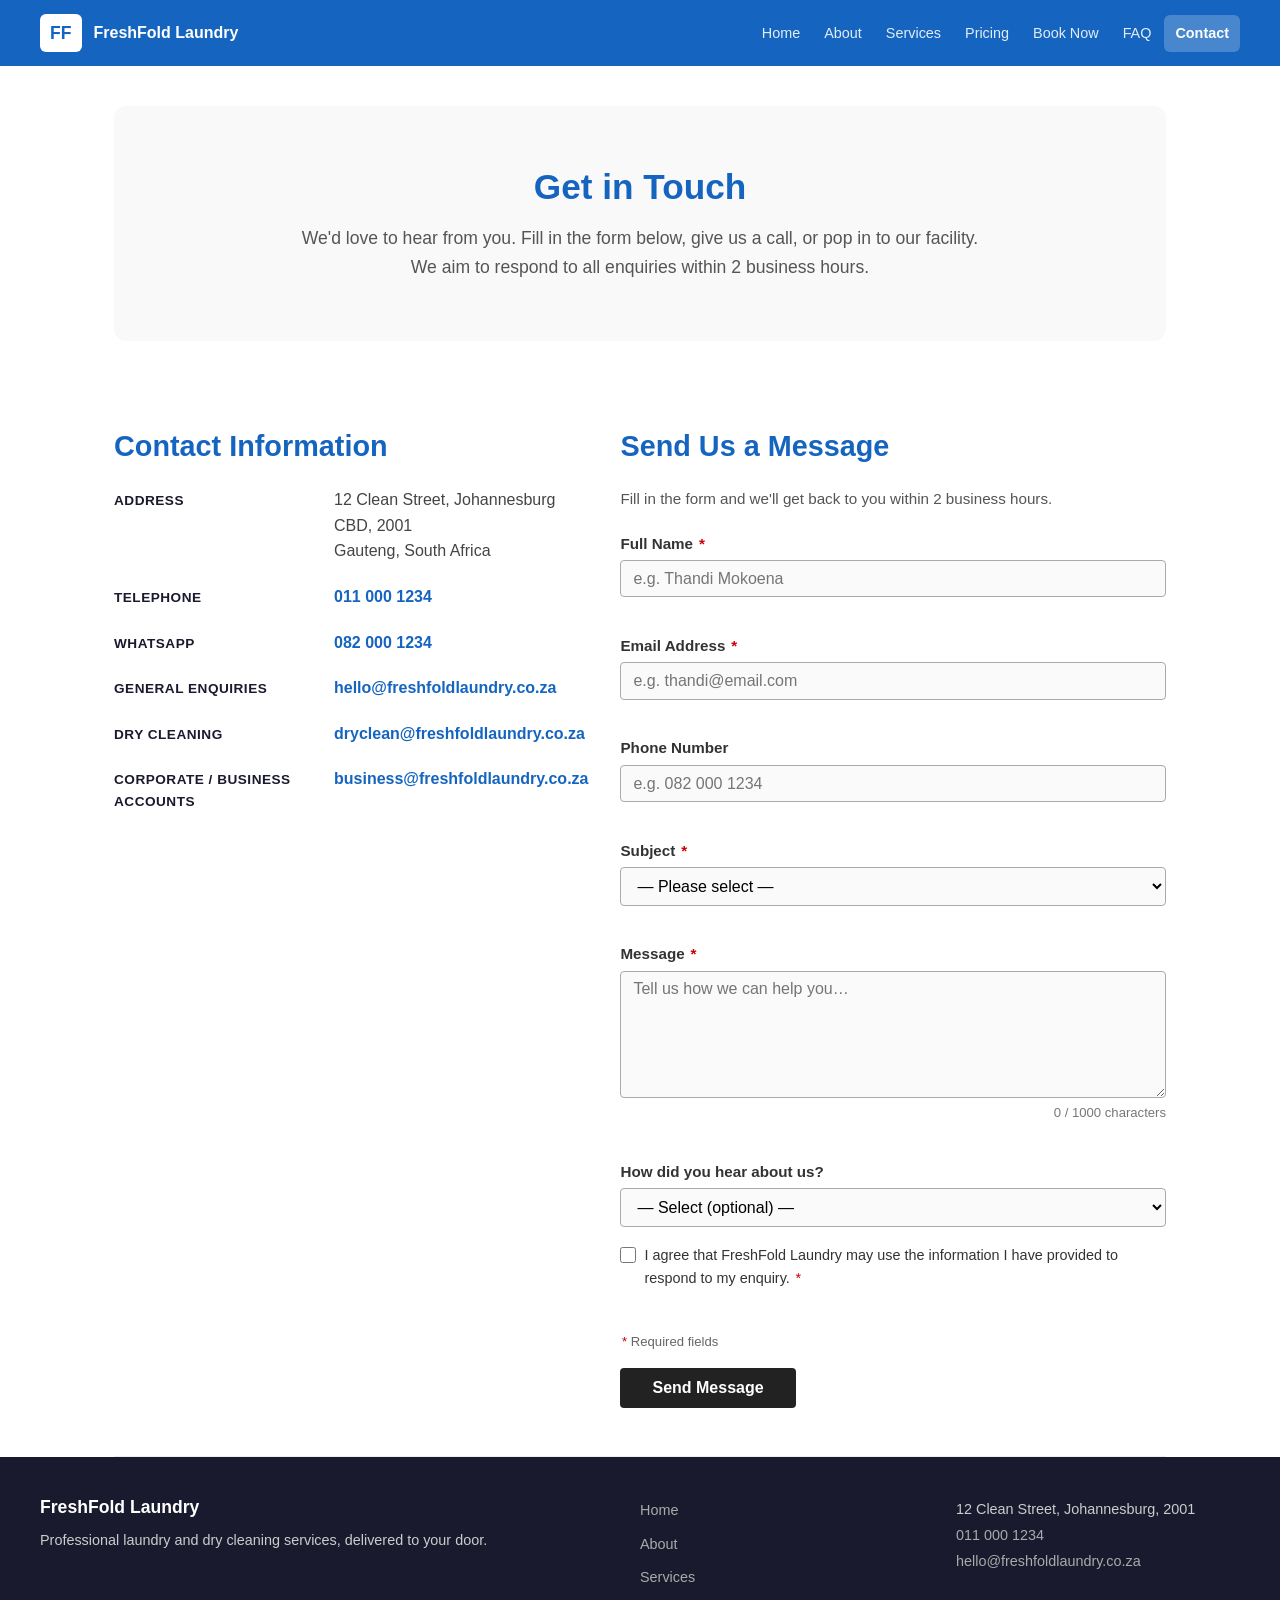
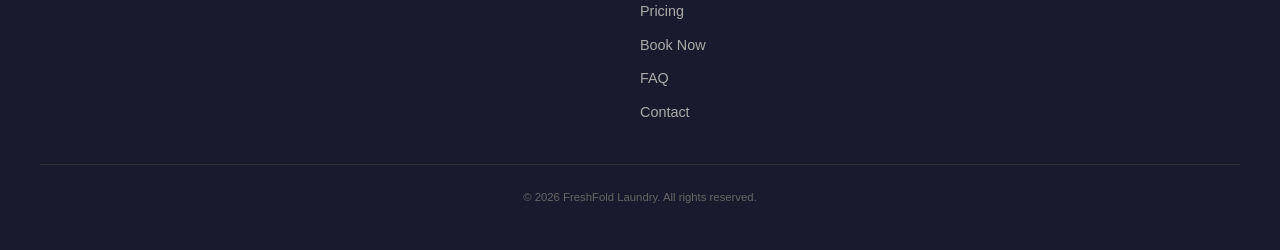
<file: contact.html>
<!doctype html>
<html lang="en">
    <head>
        <meta charset="UTF-8" />
        <meta name="viewport" content="width=device-width, initial-scale=1.0" />
        <meta
            name="description"
            content="We're a proudly South African laundry business built on hard work, community, and a passion for clean clothes."
        />
        <meta
            property="og:title"
            content="FreshFold Laundry – Professional Laundry & Dry Cleaning Services"
        />
        <meta
            property="og:description"
            content="We're a proudly South African laundry business built on hard work, community, and a passion for clean clothes."
        />
        <title>Contact Us – FreshFold Laundry</title>
        <link rel="stylesheet" href="./style.css" />
    </head>
    <body>
        <!-- ===== SITE HEADER & NAVIGATION ===== -->
        <header>
            <div class="logo">
                <a href="index.html">FF</a>
                <span>FreshFold Laundry</span>
            </div>
            <button
                class="nav-toggle"
                aria-controls="main-nav"
                aria-expanded="false"
                aria-label="Toggle navigation"
            >
                &#9776;
            </button>
            <nav aria-label="Main navigation" id="main-nav">
                <ul>
                    <li><a href="index.html">Home</a></li>
                    <li><a href="about.html">About</a></li>
                    <li><a href="products_services.html">Services</a></li>
                    <li><a href="pricing.html">Pricing</a></li>
                    <li><a href="book-now.html">Book Now</a></li>
                    <li><a href="faq.html">FAQ</a></li>
                    <li>
                        <a href="contact.html" aria-current="page">Contact</a>
                    </li>
                </ul>
            </nav>
        </header>

        <main>
            <!-- ===== PAGE HERO ===== -->
            <section aria-labelledby="contact-hero-heading">
                <h1 id="contact-hero-heading">Get in Touch</h1>
                <p>
                    We'd love to hear from you. Fill in the form below, give us
                    a call, or pop in to our facility. We aim to respond to all
                    enquiries within 2 business hours.
                </p>
            </section>

            <!-- ===== CONTACT INFORMATION ===== -->
            <section
                aria-labelledby="contact-info-heading"
                class="contact-grid"
            >
                <div class="contact-details">
                    <h2 id="contact-info-heading">Contact Information</h2>
                    <address>
                        <dl class="contact-dl">
                            <dt>Address</dt>
                            <dd>
                                12 Clean Street, Johannesburg CBD, 2001<br />Gauteng,
                                South Africa
                            </dd>

                            <dt>Telephone</dt>
                            <dd><a href="tel:+27110001234">011 000 1234</a></dd>

                            <dt>WhatsApp</dt>
                            <dd>
                                <a
                                    href="https://wa.me/27820001234"
                                    target="_blank"
                                    rel="noopener noreferrer"
                                    >082 000 1234</a
                                >
                            </dd>

                            <dt>General Enquiries</dt>
                            <dd>
                                <a href="mailto:hello@freshfoldlaundry.co.za"
                                    >hello@freshfoldlaundry.co.za</a
                                >
                            </dd>

                            <dt>Dry Cleaning</dt>
                            <dd>
                                <a href="mailto:dryclean@freshfoldlaundry.co.za"
                                    >dryclean@freshfoldlaundry.co.za</a
                                >
                            </dd>

                            <dt>Corporate / Business Accounts</dt>
                            <dd>
                                <a href="mailto:business@freshfoldlaundry.co.za"
                                    >business@freshfoldlaundry.co.za</a
                                >
                            </dd>
                        </dl>
                    </address>
                </div>

                <!-- RIGHT: Contact form -->
                <div class="contact-form-wrap">
                    <h2 id="contact-form-heading">Send Us a Message</h2>
                    <p>
                        Fill in the form and we'll get back to you within 2
                        business hours.
                    </p>

                    <!-- Success banner — hidden until JS shows it -->
                    <div
                        class="form-success"
                        id="form-success"
                        role="alert"
                        aria-live="polite"
                        hidden
                    >
                        <strong>&#10003; Message sent!</strong> Thank you —
                        we'll be in touch shortly.
                    </div>

                    <form id="contact-form" novalidate>
                        <!-- Full name -->
                        <div class="field-group">
                            <label for="full-name"
                                >Full Name
                                <span class="required" aria-hidden="true"
                                    >*</span
                                ></label
                            >
                            <input
                                type="text"
                                id="full-name"
                                name="full-name"
                                autocomplete="name"
                                required
                                aria-required="true"
                                aria-describedby="full-name-error"
                                placeholder="e.g. Thandi Mokoena"
                            />
                            <span
                                class="field-error"
                                id="full-name-error"
                                role="alert"
                                aria-live="polite"
                            ></span>
                        </div>

                        <!-- Email -->
                        <div class="field-group">
                            <label for="email"
                                >Email Address
                                <span class="required" aria-hidden="true"
                                    >*</span
                                ></label
                            >
                            <input
                                type="email"
                                id="email"
                                name="email"
                                autocomplete="email"
                                required
                                aria-required="true"
                                aria-describedby="email-error"
                                placeholder="e.g. thandi@email.com"
                            />
                            <span
                                class="field-error"
                                id="email-error"
                                role="alert"
                                aria-live="polite"
                            ></span>
                        </div>

                        <!-- Phone -->
                        <div class="field-group">
                            <label for="phone">Phone Number</label>
                            <input
                                type="tel"
                                id="phone"
                                name="phone"
                                autocomplete="tel"
                                aria-describedby="phone-error"
                                placeholder="e.g. 082 000 1234"
                            />
                            <span
                                class="field-error"
                                id="phone-error"
                                role="alert"
                                aria-live="polite"
                            ></span>
                        </div>

                        <!-- Subject / reason -->
                        <div class="field-group">
                            <label for="subject"
                                >Subject
                                <span class="required" aria-hidden="true"
                                    >*</span
                                ></label
                            >
                            <select
                                id="subject"
                                name="subject"
                                required
                                aria-required="true"
                                aria-describedby="subject-error"
                            >
                                <option value="">— Please select —</option>
                                <option value="general">General Enquiry</option>
                                <option value="booking">
                                    Booking / Order Query
                                </option>
                                <option value="pickup">
                                    Pickup &amp; Delivery
                                </option>
                                <option value="drycleaning">
                                    Dry Cleaning
                                </option>
                                <option value="corporate">
                                    Corporate / Business Account
                                </option>
                                <option value="complaint">
                                    Complaint or Feedback
                                </option>
                                <option value="other">Other</option>
                            </select>
                            <span
                                class="field-error"
                                id="subject-error"
                                role="alert"
                                aria-live="polite"
                            ></span>
                        </div>

                        <!-- Message -->
                        <div class="field-group">
                            <label for="message"
                                >Message
                                <span class="required" aria-hidden="true"
                                    >*</span
                                ></label
                            >
                            <textarea
                                id="message"
                                name="message"
                                rows="6"
                                required
                                aria-required="true"
                                aria-describedby="message-error message-count"
                                placeholder="Tell us how we can help you…"
                                maxlength="1000"
                            ></textarea>
                            <span class="field-hint" id="message-count"
                                >0 / 1000 characters</span
                            >
                            <span
                                class="field-error"
                                id="message-error"
                                role="alert"
                                aria-live="polite"
                            ></span>
                        </div>

                        <!-- How did you hear -->
                        <div class="field-group">
                            <label for="referral"
                                >How did you hear about us?</label
                            >
                            <select id="referral" name="referral">
                                <option value="">— Select (optional) —</option>
                                <option value="google">Google Search</option>
                                <option value="social">Social Media</option>
                                <option value="friend">Friend or Family</option>
                                <option value="flyer">Flyer / Poster</option>
                                <option value="other">Other</option>
                            </select>
                        </div>

                        <!-- Privacy consent -->
                        <div class="field-group field-group--checkbox">
                            <input
                                type="checkbox"
                                id="consent"
                                name="consent"
                                required
                                aria-required="true"
                                aria-describedby="consent-error"
                            />
                            <label for="consent">
                                I agree that FreshFold Laundry may use the
                                information I have provided to respond to my
                                enquiry.
                                <span class="required" aria-hidden="true"
                                    >*</span
                                >
                            </label>
                            <span
                                class="field-error"
                                id="consent-error"
                                role="alert"
                                aria-live="polite"
                            ></span>
                        </div>

                        <p class="required-note">
                            <span class="required" aria-hidden="true">*</span>
                            Required fields
                        </p>

                        <button type="submit" class="btn-submit">
                            Send Message
                        </button>
                    </form>
                </div>
            </section>
        </main>

        <!-- ===== SITE FOOTER ===== -->
        <footer>
            <div>
                <h3>FreshFold Laundry</h3>
                <p>
                    Professional laundry and dry cleaning services, delivered to
                    your door.
                </p>
            </div>
            <nav aria-label="Footer navigation">
                <ul>
                    <li><a href="index.html">Home</a></li>
                    <li><a href="about.html">About</a></li>
                    <li><a href="products_services.html">Services</a></li>
                    <li><a href="pricing.html">Pricing</a></li>
                    <li><a href="book-now.html">Book Now</a></li>
                    <li><a href="faq.html">FAQ</a></li>
                    <li><a href="contact.html">Contact</a></li>
                </ul>
            </nav>
            <div>
                <p>12 Clean Street, Johannesburg, 2001</p>
                <p><a href="tel:+27110001234">011 000 1234</a></p>
                <p>
                    <a href="mailto:hello@freshfoldlaundry.co.za"
                        >hello@freshfoldlaundry.co.za</a
                    >
                </p>
            </div>
            <p>
                <small
                    >&copy; <span id="year"></span> FreshFold Laundry. All
                    rights reserved.</small
                >
            </p>
        </footer>
        <script src="./contact.js"></script>
        <script src="./script.js"></script>
    </body>
</html>
</file>
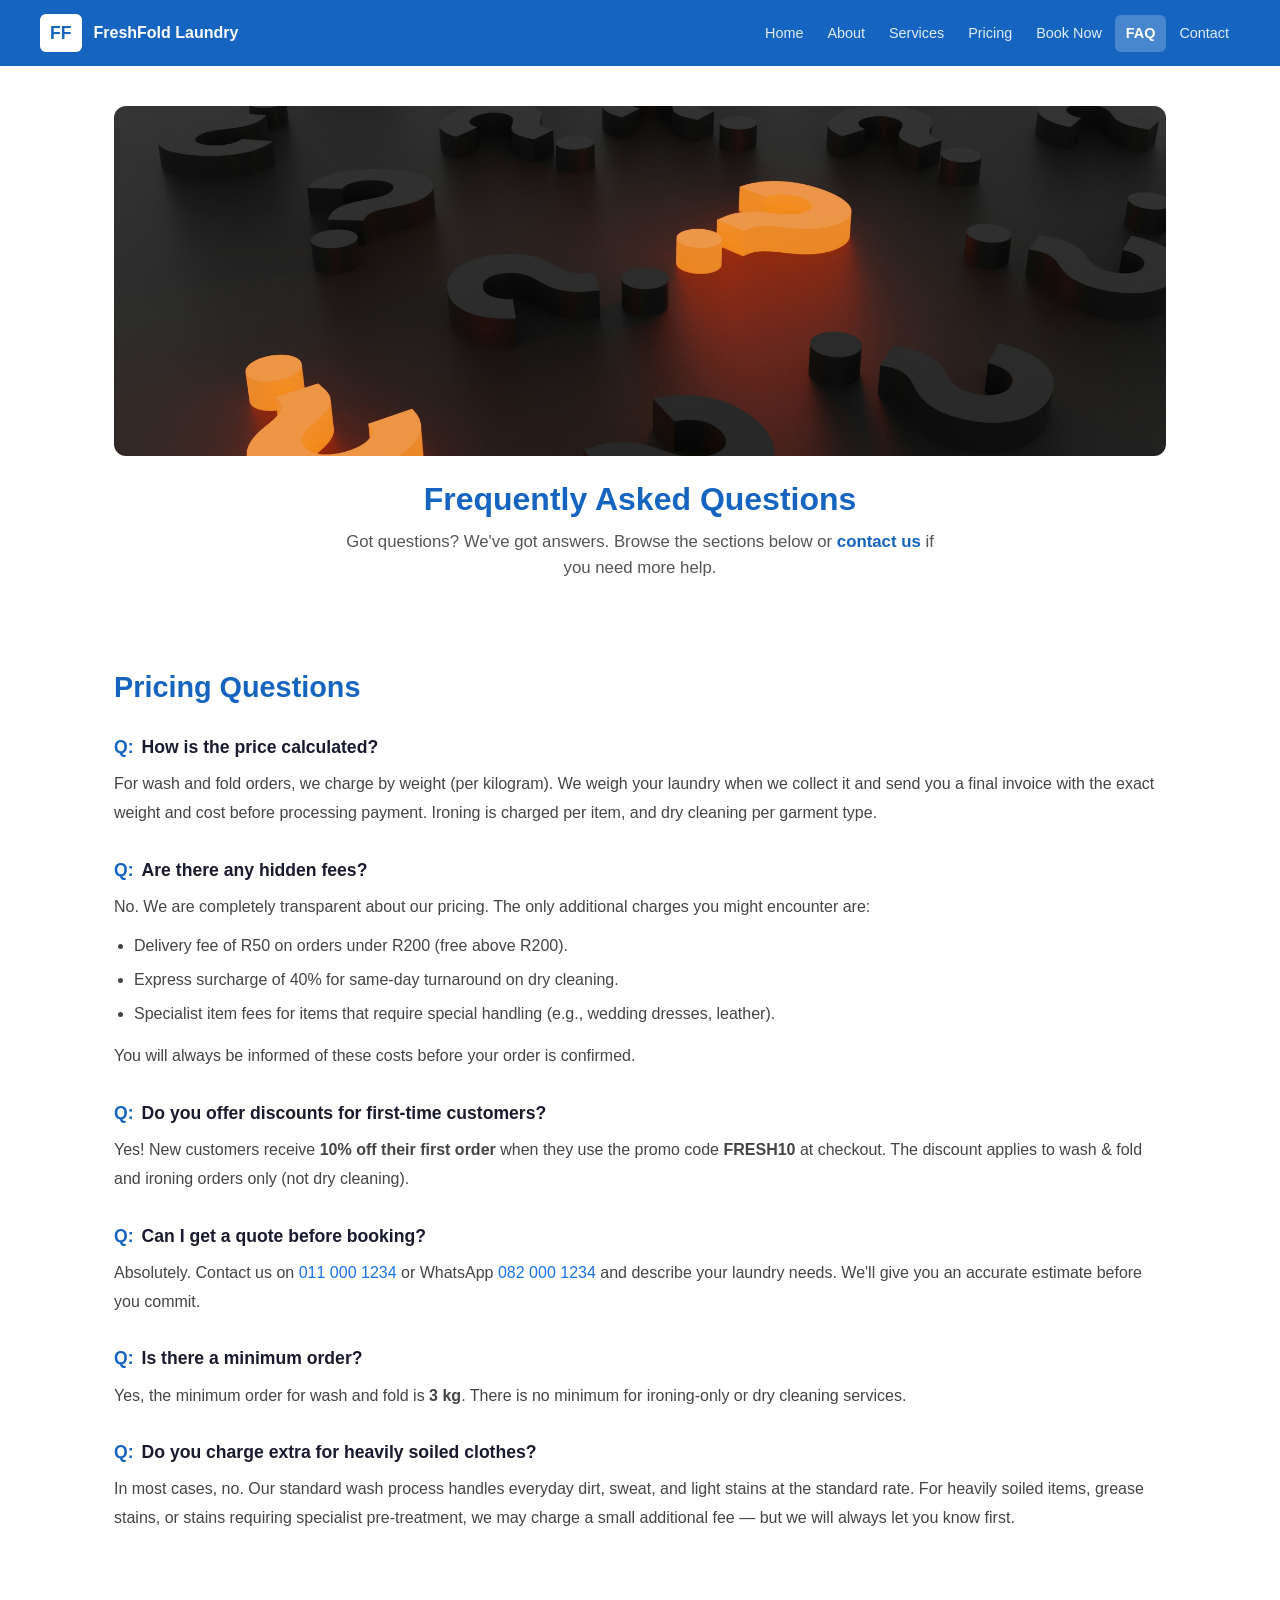
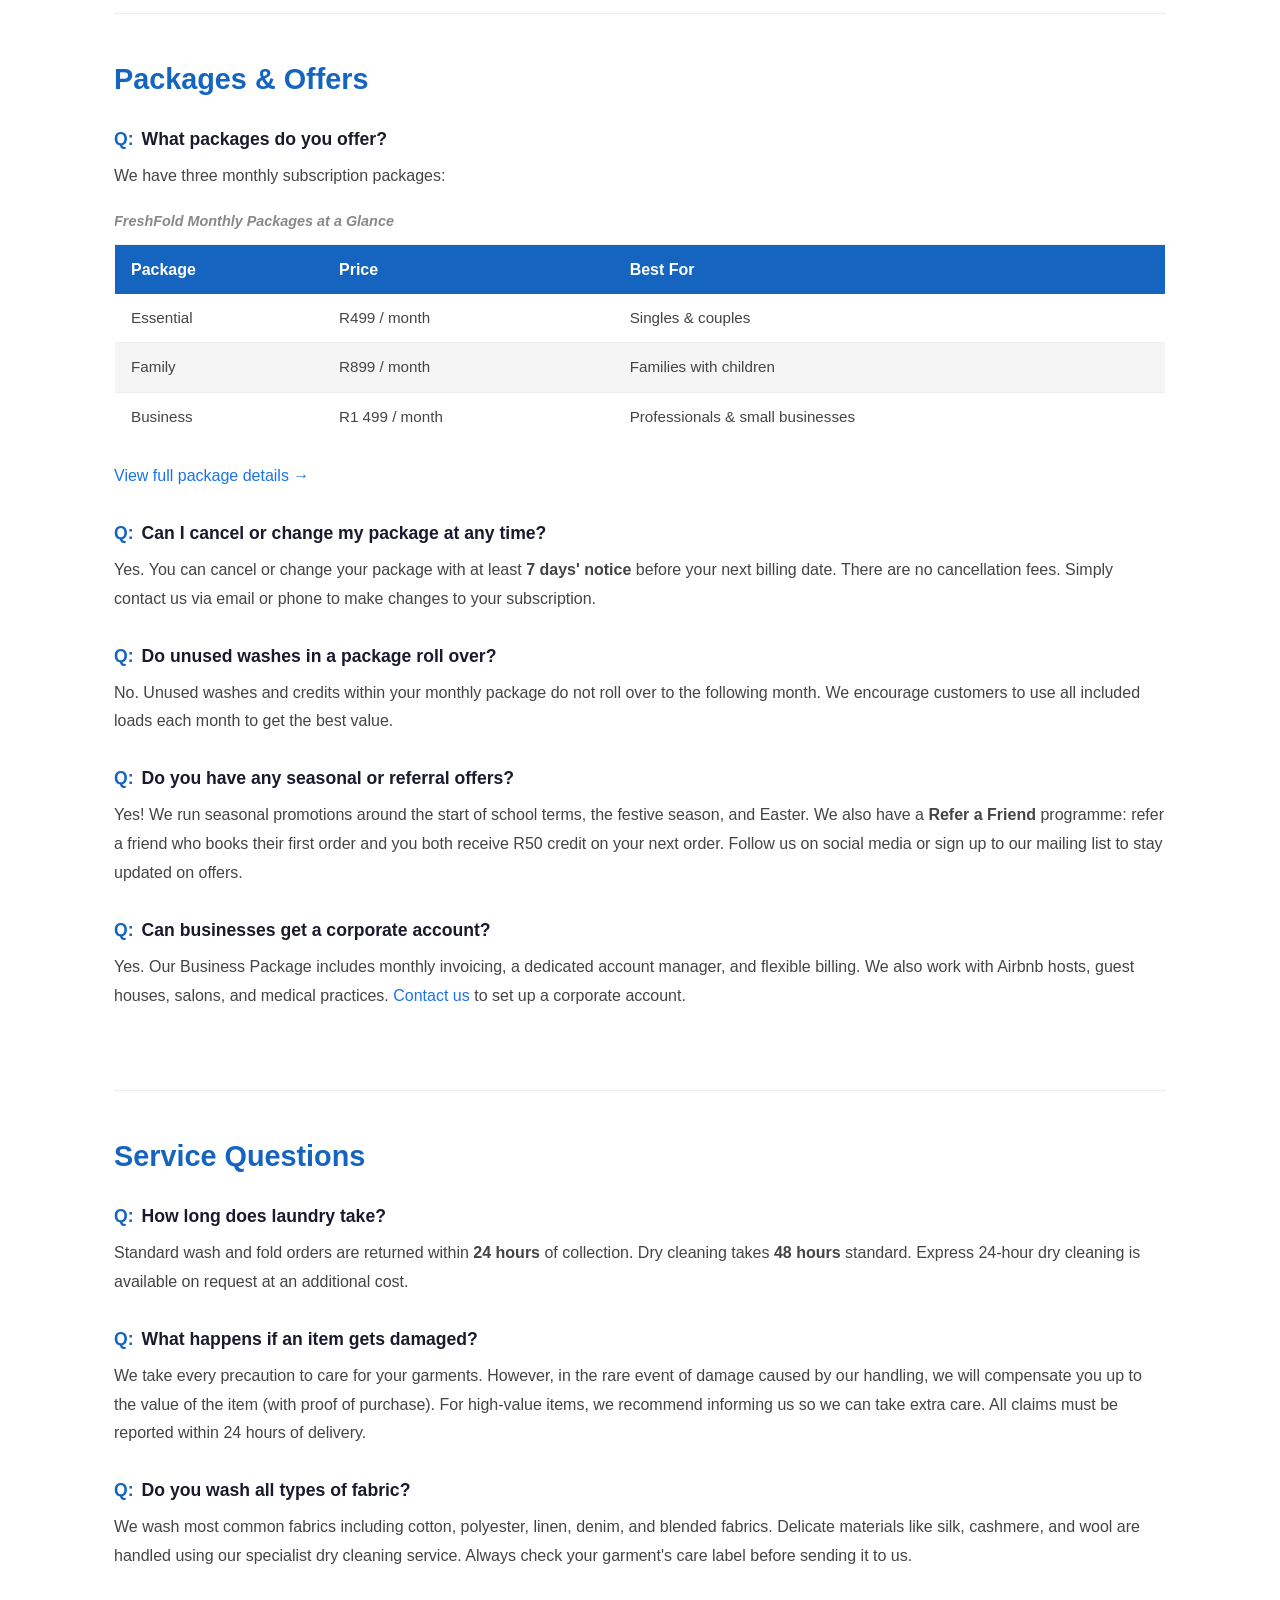
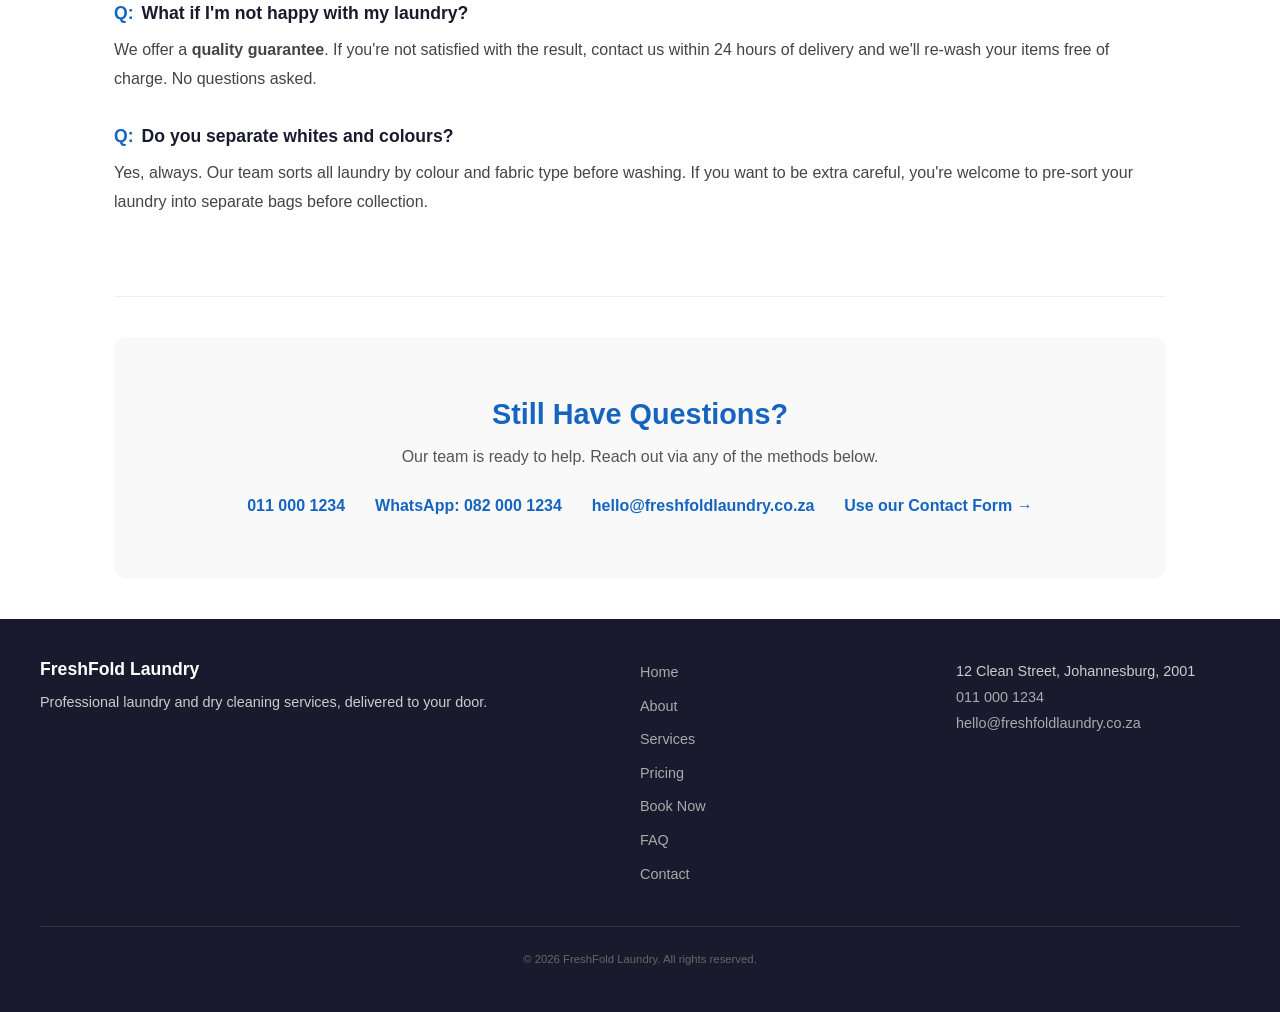
<file: faq.html>
<!doctype html>
<html lang="en">
    <head>
        <meta charset="UTF-8" />
        <meta name="viewport" content="width=device-width, initial-scale=1.0" />
        <meta
            name="description"
            content="We're a proudly South African laundry business built on hard work, community, and a passion for clean clothes."
        />
        <meta
            property="og:title"
            content="FreshFold Laundry – Professional Laundry & Dry Cleaning Services"
        />
        <meta
            property="og:description"
            content="We're a proudly South African laundry business built on hard work, community, and a passion for clean clothes."
        />
        <title>FAQ – FreshFold Laundry</title>
        <link rel="stylesheet" href="./style.css" />
    </head>
    <body>
        <!-- ===== SITE HEADER & NAVIGATION ===== -->

        <header>
            <div class="logo">
                <a href="index.html">FF</a>
                <span>FreshFold Laundry</span>
            </div>
            <button
                class="nav-toggle"
                aria-controls="main-nav"
                aria-expanded="false"
                aria-label="Toggle navigation"
            >
                &#9776;
            </button>
            <nav aria-label="Main navigation" id="main-nav">
                <ul>
                    <li><a href="index.html">Home</a></li>
                    <li><a href="about.html">About</a></li>
                    <li>
                        <a href="products_services.html">Services</a>
                    </li>
                    <li>
                        <a href="pricing.html">Pricing</a>
                    </li>
                    <li>
                        <a href="book-now.html">Book Now</a>
                    </li>
                    <li><a href="faq.html" aria-current="page">FAQ</a></li>
                    <li>
                        <a href="contact.html">Contact</a>
                    </li>
                </ul>
            </nav>
        </header>
        <main>
            <!-- ===== PAGE HERO ===== -->
            <section aria-labelledby="faq-hero-heading">
                <figure>
                    <img
                        src="./_images/faq_cover.jpg"
                        alt="Person writing in a notebook, representing finding answers to questions"
                        width="1400"
                        height="350"
                    />
                </figure>
                <h1 id="faq-hero-heading">Frequently Asked Questions</h1>
                <p>
                    Got questions? We've got answers. Browse the sections below
                    or <a href="contact.html">contact us</a> if you need more
                    help.
                </p>
            </section>

            <!-- ===== PRICING FAQs ===== -->
            <section aria-labelledby="faq-pricing-heading">
                <h2 id="faq-pricing-heading">Pricing Questions</h2>

                <article>
                    <h3>How is the price calculated?</h3>
                    <p>
                        For wash and fold orders, we charge by weight (per
                        kilogram). We weigh your laundry when we collect it and
                        send you a final invoice with the exact weight and cost
                        before processing payment. Ironing is charged per item,
                        and dry cleaning per garment type.
                    </p>
                </article>

                <article>
                    <h3>Are there any hidden fees?</h3>
                    <p>
                        No. We are completely transparent about our pricing. The
                        only additional charges you might encounter are:
                    </p>
                    <ul>
                        <li>
                            Delivery fee of R50 on orders under R200 (free above
                            R200).
                        </li>
                        <li>
                            Express surcharge of 40% for same-day turnaround on
                            dry cleaning.
                        </li>
                        <li>
                            Specialist item fees for items that require special
                            handling (e.g., wedding dresses, leather).
                        </li>
                    </ul>
                    <p>
                        You will always be informed of these costs before your
                        order is confirmed.
                    </p>
                </article>

                <article>
                    <h3>Do you offer discounts for first-time customers?</h3>
                    <p>
                        Yes! New customers receive
                        <strong>10% off their first order</strong> when they use
                        the promo code <strong>FRESH10</strong> at checkout. The
                        discount applies to wash &amp; fold and ironing orders
                        only (not dry cleaning).
                    </p>
                </article>

                <article>
                    <h3>Can I get a quote before booking?</h3>
                    <p>
                        Absolutely. Contact us on
                        <a href="tel:+27110001234">011 000 1234</a> or WhatsApp
                        <a
                            href="https://wa.me/27820001234"
                            target="_blank"
                            rel="noopener noreferrer"
                            >082 000 1234</a
                        >
                        and describe your laundry needs. We'll give you an
                        accurate estimate before you commit.
                    </p>
                </article>

                <article>
                    <h3>Is there a minimum order?</h3>
                    <p>
                        Yes, the minimum order for wash and fold is
                        <strong>3 kg</strong>. There is no minimum for
                        ironing-only or dry cleaning services.
                    </p>
                </article>

                <article>
                    <h3>Do you charge extra for heavily soiled clothes?</h3>
                    <p>
                        In most cases, no. Our standard wash process handles
                        everyday dirt, sweat, and light stains at the standard
                        rate. For heavily soiled items, grease stains, or stains
                        requiring specialist pre-treatment, we may charge a
                        small additional fee — but we will always let you know
                        first.
                    </p>
                </article>
            </section>

            <!-- ===== PACKAGES & OFFERS FAQs ===== -->
            <section aria-labelledby="faq-packages-heading">
                <h2 id="faq-packages-heading">Packages &amp; Offers</h2>

                <article>
                    <h3>What packages do you offer?</h3>
                    <p>We have three monthly subscription packages:</p>
                    <table>
                        <caption>
                            FreshFold Monthly Packages at a Glance
                        </caption>
                        <thead>
                            <tr>
                                <th scope="col">Package</th>
                                <th scope="col">Price</th>
                                <th scope="col">Best For</th>
                            </tr>
                        </thead>
                        <tbody>
                            <tr>
                                <td>Essential</td>
                                <td>R499 / month</td>
                                <td>Singles &amp; couples</td>
                            </tr>
                            <tr>
                                <td>Family</td>
                                <td>R899 / month</td>
                                <td>Families with children</td>
                            </tr>
                            <tr>
                                <td>Business</td>
                                <td>R1 499 / month</td>
                                <td>Professionals &amp; small businesses</td>
                            </tr>
                        </tbody>
                    </table>
                    <p>
                        <a href="pricing.html">View full package details →</a>
                    </p>
                </article>

                <article>
                    <h3>Can I cancel or change my package at any time?</h3>
                    <p>
                        Yes. You can cancel or change your package with at least
                        <strong>7 days' notice</strong> before your next billing
                        date. There are no cancellation fees. Simply contact us
                        via email or phone to make changes to your subscription.
                    </p>
                </article>

                <article>
                    <h3>Do unused washes in a package roll over?</h3>
                    <p>
                        No. Unused washes and credits within your monthly
                        package do not roll over to the following month. We
                        encourage customers to use all included loads each month
                        to get the best value.
                    </p>
                </article>

                <article>
                    <h3>Do you have any seasonal or referral offers?</h3>
                    <p>
                        Yes! We run seasonal promotions around the start of
                        school terms, the festive season, and Easter. We also
                        have a <strong>Refer a Friend</strong> programme: refer
                        a friend who books their first order and you both
                        receive R50 credit on your next order. Follow us on
                        social media or sign up to our mailing list to stay
                        updated on offers.
                    </p>
                </article>

                <article>
                    <h3>Can businesses get a corporate account?</h3>
                    <p>
                        Yes. Our Business Package includes monthly invoicing, a
                        dedicated account manager, and flexible billing. We also
                        work with Airbnb hosts, guest houses, salons, and
                        medical practices.
                        <a href="contact.html">Contact us</a> to set up a
                        corporate account.
                    </p>
                </article>
            </section>

            <!-- ===== SERVICE FAQs ===== -->
            <section aria-labelledby="faq-service-heading">
                <h2 id="faq-service-heading">Service Questions</h2>

                <article>
                    <h3>How long does laundry take?</h3>
                    <p>
                        Standard wash and fold orders are returned within
                        <strong>24 hours</strong> of collection. Dry cleaning
                        takes <strong>48 hours</strong> standard. Express
                        24-hour dry cleaning is available on request at an
                        additional cost.
                    </p>
                </article>

                <article>
                    <h3>What happens if an item gets damaged?</h3>
                    <p>
                        We take every precaution to care for your garments.
                        However, in the rare event of damage caused by our
                        handling, we will compensate you up to the value of the
                        item (with proof of purchase). For high-value items, we
                        recommend informing us so we can take extra care. All
                        claims must be reported within 24 hours of delivery.
                    </p>
                </article>

                <article>
                    <h3>Do you wash all types of fabric?</h3>
                    <p>
                        We wash most common fabrics including cotton, polyester,
                        linen, denim, and blended fabrics. Delicate materials
                        like silk, cashmere, and wool are handled using our
                        specialist dry cleaning service. Always check your
                        garment's care label before sending it to us.
                    </p>
                </article>

                <article>
                    <h3>What if I'm not happy with my laundry?</h3>
                    <p>
                        We offer a <strong>quality guarantee</strong>. If you're
                        not satisfied with the result, contact us within 24
                        hours of delivery and we'll re-wash your items free of
                        charge. No questions asked.
                    </p>
                </article>

                <article>
                    <h3>Do you separate whites and colours?</h3>
                    <p>
                        Yes, always. Our team sorts all laundry by colour and
                        fabric type before washing. If you want to be extra
                        careful, you're welcome to pre-sort your laundry into
                        separate bags before collection.
                    </p>
                </article>
            </section>

            <!-- ===== CONTACT CTA ===== -->
            <section aria-labelledby="faq-contact-cta">
                <h2 id="faq-contact-cta">Still Have Questions?</h2>
                <p>
                    Our team is ready to help. Reach out via any of the methods
                    below.
                </p>
                <ul>
                    <li><a href="tel:+27110001234">011 000 1234</a></li>
                    <li>
                        <a
                            href="https://wa.me/27820001234"
                            target="_blank"
                            rel="noopener noreferrer"
                            >WhatsApp: 082 000 1234</a
                        >
                    </li>
                    <li>
                        <a href="mailto:hello@freshfoldlaundry.co.za"
                            >hello@freshfoldlaundry.co.za</a
                        >
                    </li>
                    <li><a href="contact.html">Use our Contact Form →</a></li>
                </ul>
            </section>
        </main>

        <!-- ===== SITE FOOTER ===== -->
        <footer>
            <div>
                <h3>FreshFold Laundry</h3>
                <p>
                    Professional laundry and dry cleaning services, delivered to
                    your door.
                </p>
            </div>
            <nav aria-label="Footer navigation">
                <ul>
                    <li><a href="index.html">Home</a></li>
                    <li><a href="about.html">About</a></li>
                    <li><a href="products_services.html">Services</a></li>
                    <li><a href="pricing.html">Pricing</a></li>
                    <li><a href="book-now.html">Book Now</a></li>
                    <li><a href="faq.html">FAQ</a></li>
                    <li><a href="contact.html">Contact</a></li>
                </ul>
            </nav>
            <div>
                <p>12 Clean Street, Johannesburg, 2001</p>
                <p><a href="tel:+27110001234">011 000 1234</a></p>
                <p>
                    <a href="mailto:hello@freshfoldlaundry.co.za"
                        >hello@freshfoldlaundry.co.za</a
                    >
                </p>
            </div>
            <p>
                <small
                    >&copy; <span id="year"></span> FreshFold Laundry. All
                    rights reserved.</small
                >
            </p>
        </footer>
        <script src="./script.js"></script>
    </body>
</html>
</file>
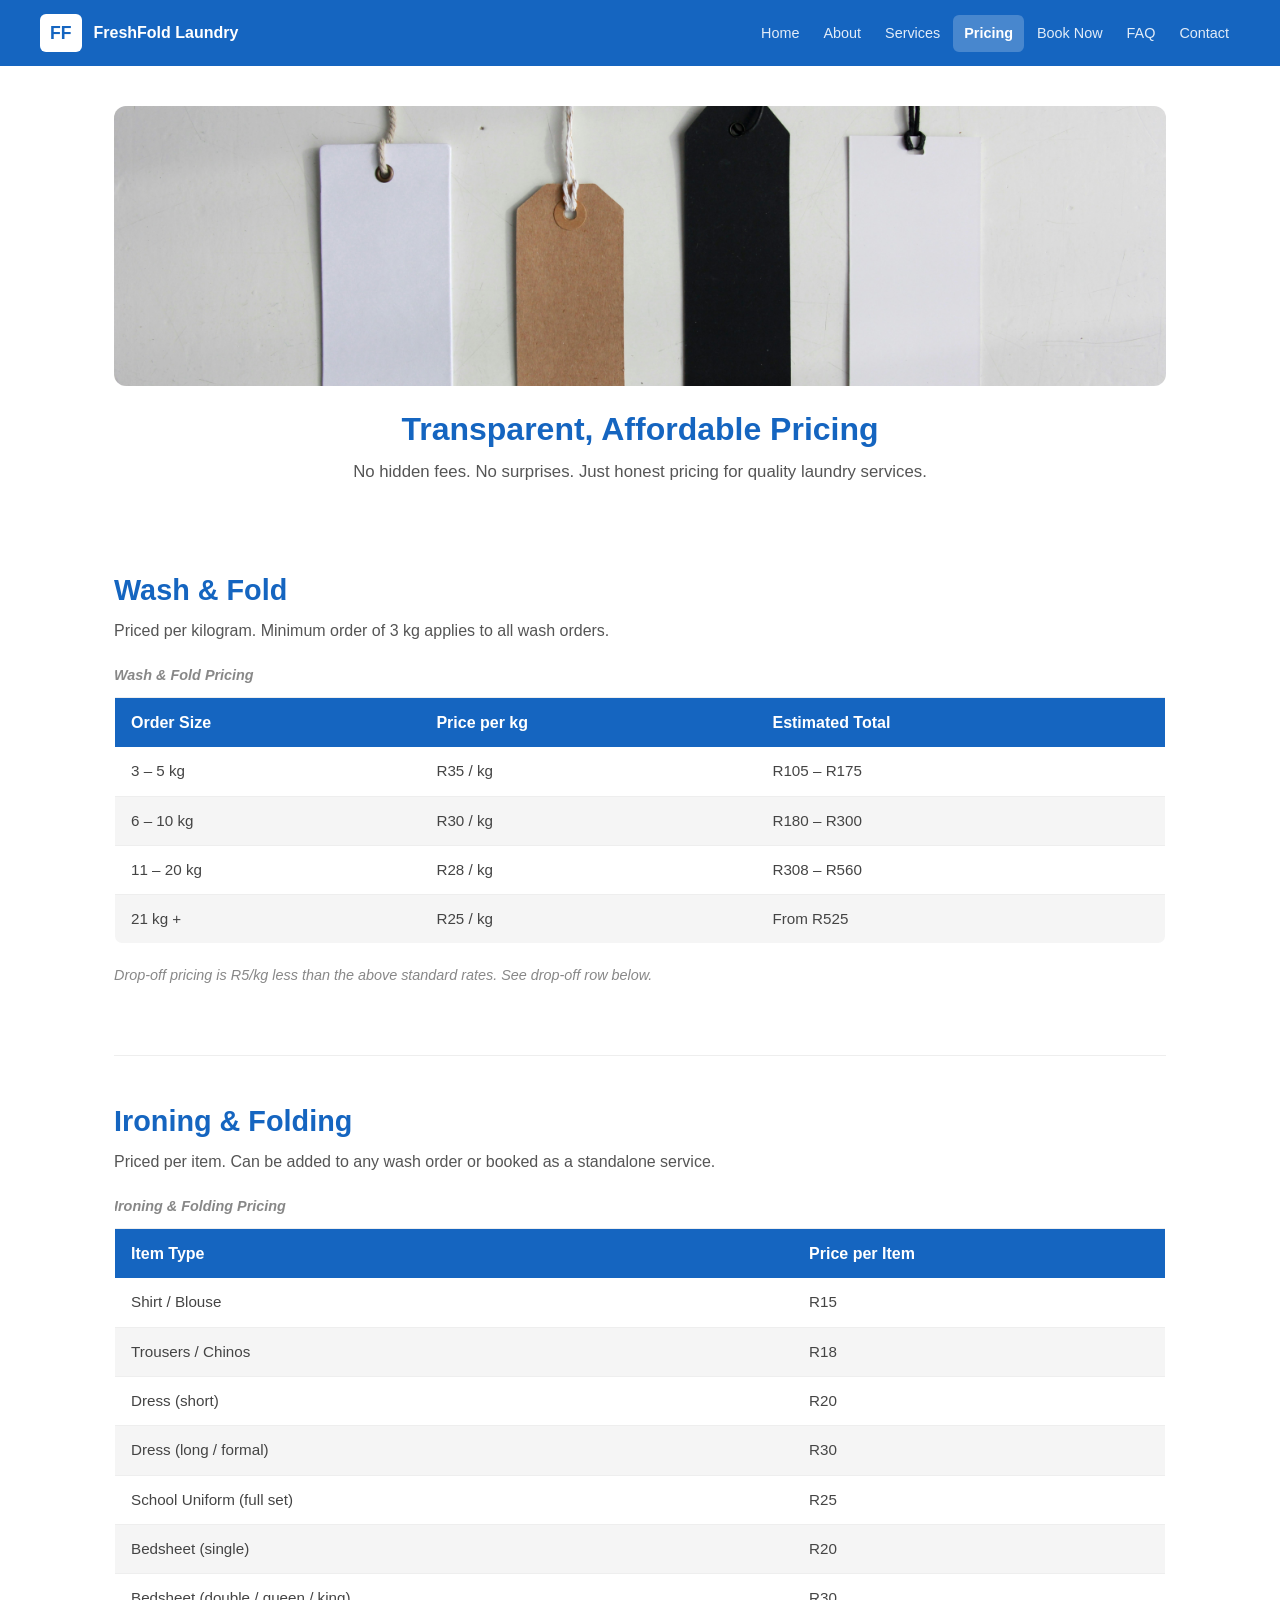
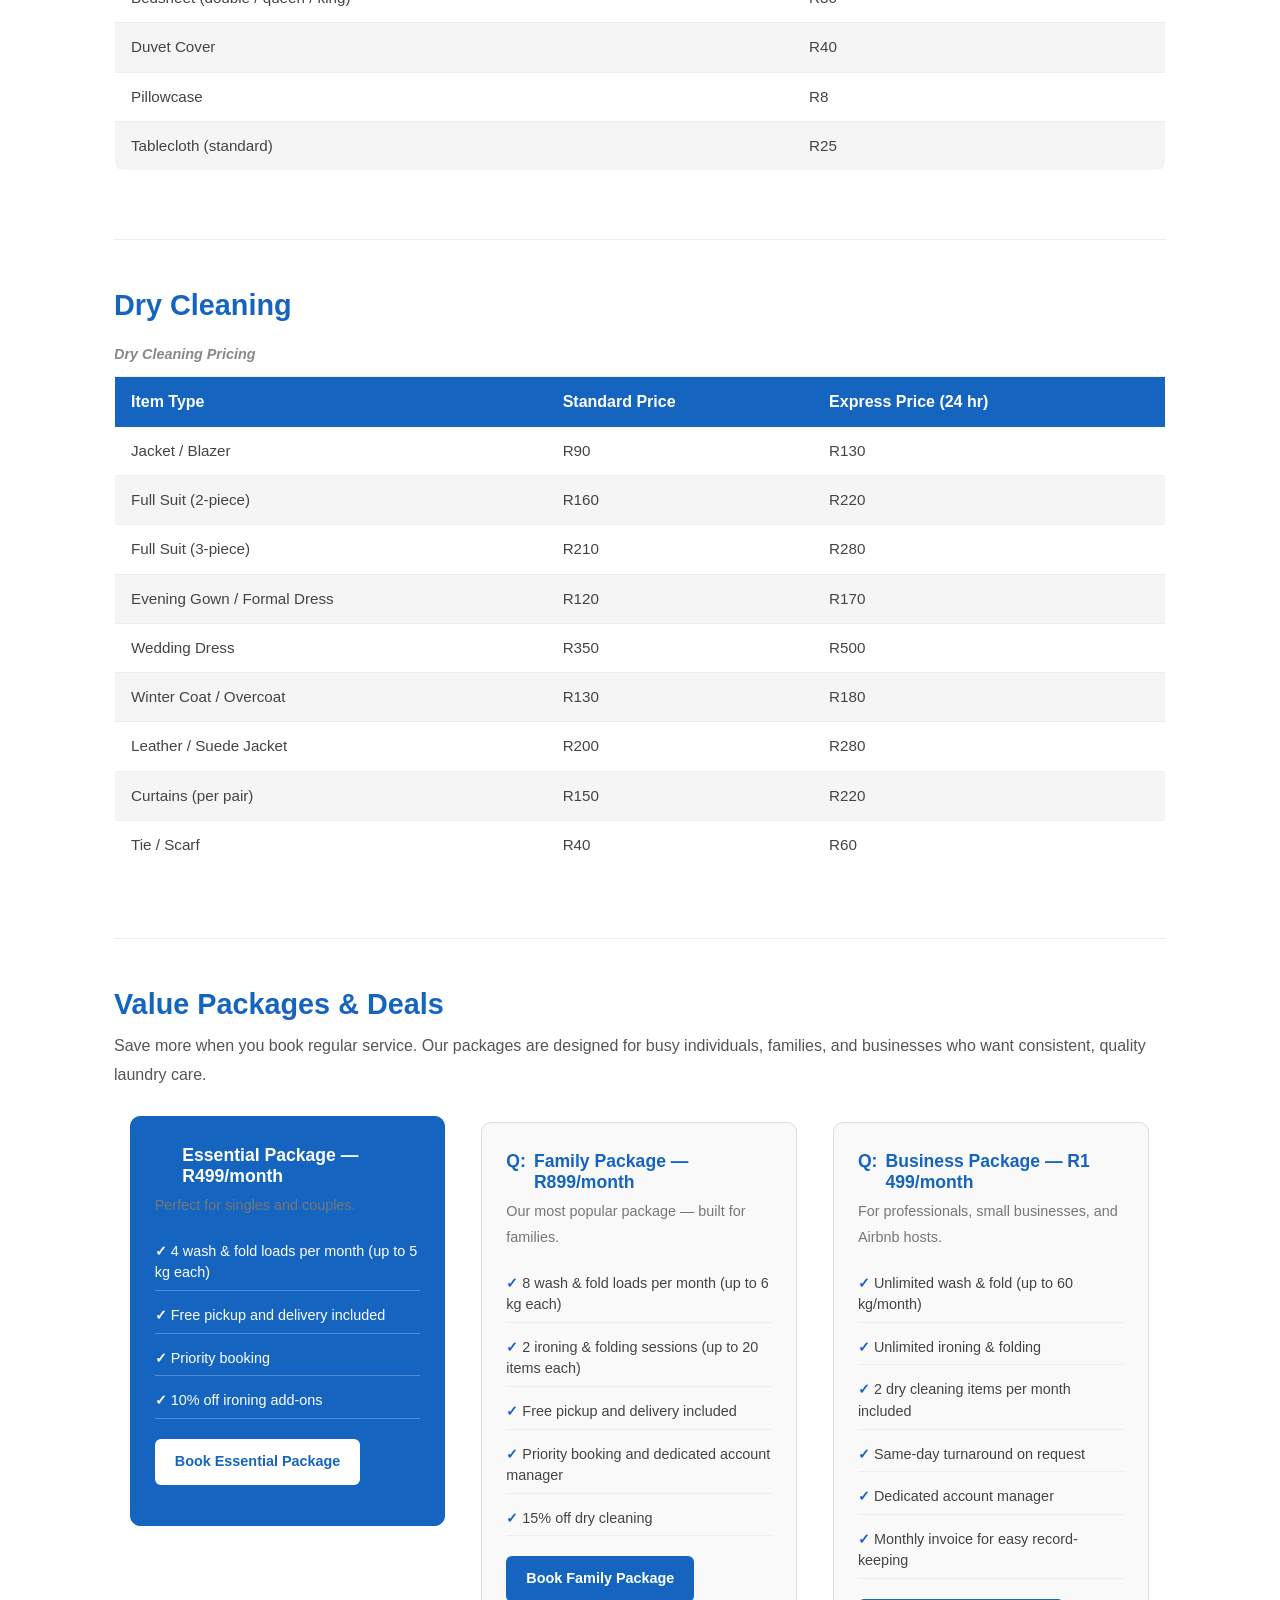
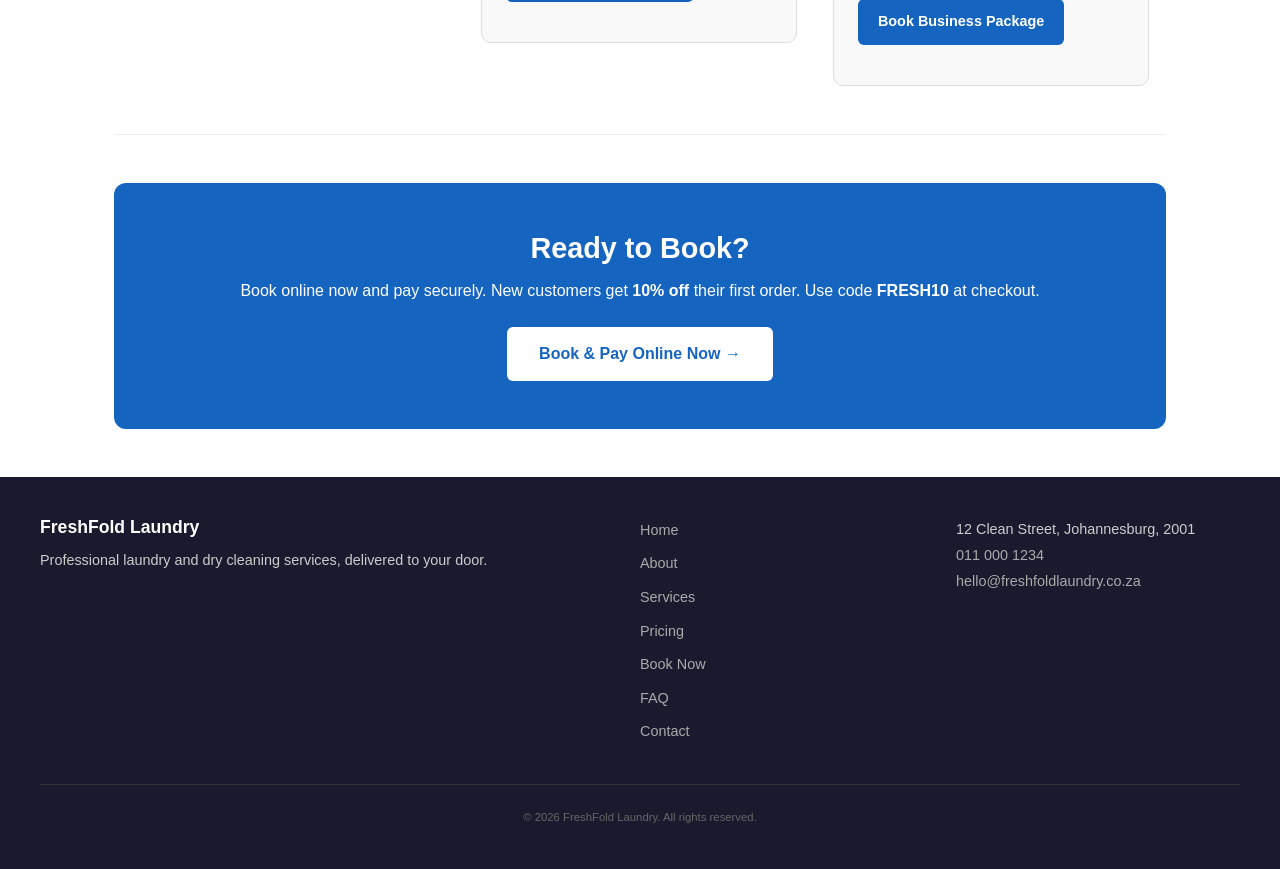
<file: pricing.html>
<!doctype html>
<html lang="en">
    <head>
        <meta charset="UTF-8" />
        <meta name="viewport" content="width=device-width, initial-scale=1.0" />
        <meta
            name="description"
            content="We're a proudly South African laundry business built on hard work, community, and a passion for clean clothes."
        />
        <meta
            property="og:title"
            content="FreshFold Laundry – Professional Laundry & Dry Cleaning Services"
        />
        <meta
            property="og:description"
            content="We're a proudly South African laundry business built on hard work, community, and a passion for clean clothes."
        />
        <title>Pricing – FreshFold Laundry</title>
        <link rel="stylesheet" href="./style.css" />
    </head>
    <body>
        <!-- ===== SITE HEADER & NAVIGATION ===== -->
        <header>
            <div class="logo">
                <a href="index.html">FF</a>
                <span>FreshFold Laundry</span>
            </div>
            <button
                class="nav-toggle"
                aria-controls="main-nav"
                aria-expanded="false"
                aria-label="Toggle navigation"
            >
                &#9776;
            </button>
            <nav aria-label="Main navigation" id="main-nav">
                <ul>
                    <li><a href="index.html">Home</a></li>
                    <li><a href="about.html">About</a></li>
                    <li>
                        <a href="products_services.html">Services</a>
                    </li>
                    <li>
                        <a href="pricing.html" aria-current="page">Pricing</a>
                    </li>
                    <li><a href="book-now.html">Book Now</a></li>
                    <li><a href="faq.html">FAQ</a></li>
                    <li>
                        <a href="contact.html">Contact</a>
                    </li>
                </ul>
            </nav>
        </header>
        <main>
            <!-- ===== PAGE HERO ===== -->
            <section aria-labelledby="pricing-hero-heading">
                <figure>
                    <img
                        src="./_images/pricing.jpg"
                        alt="A price tag on a freshly laundered shirt, representing transparent pricing"
                        width="1400"
                        height="350"
                    />
                </figure>
                <h1 id="pricing-hero-heading">
                    Transparent, Affordable Pricing
                </h1>
                <p>
                    No hidden fees. No surprises. Just honest pricing for
                    quality laundry services.
                </p>
            </section>

            <!-- ===== WASH & FOLD PRICING ===== -->
            <section aria-labelledby="wf-pricing-heading">
                <h2 id="wf-pricing-heading">Wash &amp; Fold</h2>
                <p>
                    Priced per kilogram. Minimum order of 3 kg applies to all
                    wash orders.
                </p>
                <table>
                    <caption>
                        Wash &amp; Fold Pricing
                    </caption>
                    <thead>
                        <tr>
                            <th scope="col">Order Size</th>
                            <th scope="col">Price per kg</th>
                            <th scope="col">Estimated Total</th>
                        </tr>
                    </thead>
                    <tbody>
                        <tr>
                            <td>3 – 5 kg</td>
                            <td>R35 / kg</td>
                            <td>R105 – R175</td>
                        </tr>
                        <tr>
                            <td>6 – 10 kg</td>
                            <td>R30 / kg</td>
                            <td>R180 – R300</td>
                        </tr>
                        <tr>
                            <td>11 – 20 kg</td>
                            <td>R28 / kg</td>
                            <td>R308 – R560</td>
                        </tr>
                        <tr>
                            <td>21 kg +</td>
                            <td>R25 / kg</td>
                            <td>From R525</td>
                        </tr>
                    </tbody>
                </table>
                <p>
                    <em
                        >Drop-off pricing is R5/kg less than the above standard
                        rates. See drop-off row below.</em
                    >
                </p>
            </section>

            <!-- ===== IRONING & FOLDING PRICING ===== -->
            <section aria-labelledby="iron-pricing-heading">
                <h2 id="iron-pricing-heading">Ironing &amp; Folding</h2>
                <p>
                    Priced per item. Can be added to any wash order or booked as
                    a standalone service.
                </p>
                <table>
                    <caption>
                        Ironing &amp; Folding Pricing
                    </caption>
                    <thead>
                        <tr>
                            <th scope="col">Item Type</th>
                            <th scope="col">Price per Item</th>
                        </tr>
                    </thead>
                    <tbody>
                        <tr>
                            <td>Shirt / Blouse</td>
                            <td>R15</td>
                        </tr>
                        <tr>
                            <td>Trousers / Chinos</td>
                            <td>R18</td>
                        </tr>
                        <tr>
                            <td>Dress (short)</td>
                            <td>R20</td>
                        </tr>
                        <tr>
                            <td>Dress (long / formal)</td>
                            <td>R30</td>
                        </tr>
                        <tr>
                            <td>School Uniform (full set)</td>
                            <td>R25</td>
                        </tr>
                        <tr>
                            <td>Bedsheet (single)</td>
                            <td>R20</td>
                        </tr>
                        <tr>
                            <td>Bedsheet (double / queen / king)</td>
                            <td>R30</td>
                        </tr>
                        <tr>
                            <td>Duvet Cover</td>
                            <td>R40</td>
                        </tr>
                        <tr>
                            <td>Pillowcase</td>
                            <td>R8</td>
                        </tr>
                        <tr>
                            <td>Tablecloth (standard)</td>
                            <td>R25</td>
                        </tr>
                    </tbody>
                </table>
            </section>

            <!-- ===== DRY CLEANING PRICING ===== -->
            <section aria-labelledby="dc-pricing-heading">
                <h2 id="dc-pricing-heading">Dry Cleaning</h2>
                <table>
                    <caption>
                        Dry Cleaning Pricing
                    </caption>
                    <thead>
                        <tr>
                            <th scope="col">Item Type</th>
                            <th scope="col">Standard Price</th>
                            <th scope="col">Express Price (24 hr)</th>
                        </tr>
                    </thead>
                    <tbody>
                        <tr>
                            <td>Jacket / Blazer</td>
                            <td>R90</td>
                            <td>R130</td>
                        </tr>
                        <tr>
                            <td>Full Suit (2-piece)</td>
                            <td>R160</td>
                            <td>R220</td>
                        </tr>
                        <tr>
                            <td>Full Suit (3-piece)</td>
                            <td>R210</td>
                            <td>R280</td>
                        </tr>
                        <tr>
                            <td>Evening Gown / Formal Dress</td>
                            <td>R120</td>
                            <td>R170</td>
                        </tr>
                        <tr>
                            <td>Wedding Dress</td>
                            <td>R350</td>
                            <td>R500</td>
                        </tr>
                        <tr>
                            <td>Winter Coat / Overcoat</td>
                            <td>R130</td>
                            <td>R180</td>
                        </tr>
                        <tr>
                            <td>Leather / Suede Jacket</td>
                            <td>R200</td>
                            <td>R280</td>
                        </tr>
                        <tr>
                            <td>Curtains (per pair)</td>
                            <td>R150</td>
                            <td>R220</td>
                        </tr>
                        <tr>
                            <td>Tie / Scarf</td>
                            <td>R40</td>
                            <td>R60</td>
                        </tr>
                    </tbody>
                </table>
            </section>

            <!-- ===== PACKAGES ===== -->
            <section aria-labelledby="packages-heading">
                <h2 id="packages-heading">Value Packages &amp; Deals</h2>
                <p>
                    Save more when you book regular service. Our packages are
                    designed for busy individuals, families, and businesses who
                    want consistent, quality laundry care.
                </p>

                <article>
                    <h3>Essential Package — R499/month</h3>
                    <p>Perfect for singles and couples.</p>
                    <ul>
                        <li>
                            4 wash &amp; fold loads per month (up to 5 kg each)
                        </li>
                        <li>Free pickup and delivery included</li>
                        <li>Priority booking</li>
                        <li>10% off ironing add-ons</li>
                    </ul>
                    <p><a href="book-now.html">Book Essential Package</a></p>
                </article>

                <article>
                    <h3>Family Package — R899/month</h3>
                    <p>Our most popular package — built for families.</p>
                    <ul>
                        <li>
                            8 wash &amp; fold loads per month (up to 6 kg each)
                        </li>
                        <li>
                            2 ironing &amp; folding sessions (up to 20 items
                            each)
                        </li>
                        <li>Free pickup and delivery included</li>
                        <li>Priority booking and dedicated account manager</li>
                        <li>15% off dry cleaning</li>
                    </ul>
                    <p><a href="book-now.html">Book Family Package</a></p>
                </article>

                <article>
                    <h3>Business Package — R1 499/month</h3>
                    <p>
                        For professionals, small businesses, and Airbnb hosts.
                    </p>
                    <ul>
                        <li>Unlimited wash &amp; fold (up to 60 kg/month)</li>
                        <li>Unlimited ironing &amp; folding</li>
                        <li>2 dry cleaning items per month included</li>
                        <li>Same-day turnaround on request</li>
                        <li>Dedicated account manager</li>
                        <li>Monthly invoice for easy record-keeping</li>
                    </ul>
                    <p><a href="book-now.html">Book Business Package</a></p>
                </article>
            </section>

            <!-- ===== BOOK NOW CTA ===== -->
            <section aria-labelledby="booknow-cta-heading">
                <h2 id="booknow-cta-heading">Ready to Book?</h2>
                <p>
                    Book online now and pay securely. New customers get
                    <strong>10% off</strong> their first order. Use code
                    <strong>FRESH10</strong> at checkout.
                </p>
                <a href="book-now.html">Book &amp; Pay Online Now →</a>
            </section>
        </main>

        <!-- ===== SITE FOOTER ===== -->
        <footer>
            <div>
                <h3>FreshFold Laundry</h3>
                <p>
                    Professional laundry and dry cleaning services, delivered to
                    your door.
                </p>
            </div>
            <nav aria-label="Footer navigation">
                <ul>
                    <li><a href="index.html">Home</a></li>
                    <li><a href="about.html">About</a></li>
                    <li><a href="products_services.html">Services</a></li>
                    <li><a href="pricing.html">Pricing</a></li>
                    <li><a href="book-now.html">Book Now</a></li>
                    <li><a href="faq.html">FAQ</a></li>
                    <li><a href="contact.html">Contact</a></li>
                </ul>
            </nav>
            <div>
                <p>12 Clean Street, Johannesburg, 2001</p>
                <p><a href="tel:+27110001234">011 000 1234</a></p>
                <p>
                    <a href="mailto:hello@freshfoldlaundry.co.za"
                        >hello@freshfoldlaundry.co.za</a
                    >
                </p>
            </div>
            <p>
                <small
                    >&copy; <span id="year"></span> FreshFold Laundry. All
                    rights reserved.</small
                >
            </p>
        </footer>
        <script src="./script.js"></script>
    </body>
</html>
</file>
<file: style.css>
/* ===== RESET & BASE ===== */
* {
    margin: 0;
    padding: 0;
    box-sizing: border-box;
}
/*
  FreshFold Laundry — style.css
  Phase 1 + responsive layout + form styles
  ==========================================
  Breakpoints used:
    Mobile-first base styles
    >= 600px  (sm)  — small tablets / large phones landscape
    >= 900px  (md)  — tablets / small laptops
    >= 1200px (lg)  — desktops
*/
body {
    font-family: "Segoe UI", Arial, sans-serif;
    font-size: 16px;
    color: #333;
    background-color: #fff;
    line-height: 1.6;
}

a {
    color: #1a73e8;
    text-decoration: none;
}

a:hover {
    text-decoration: underline;
}

img {
    max-width: 100%;
    display: block;
}

h1,
h2,
h3 {
    line-height: 1.2;
    margin-bottom: 0.5rem;
}

/* ===== HEADER & NAVIGATION ===== */
/* Header */
header {
    display: flex;
    align-items: center;
    justify-content: space-between;
    padding: 14px 40px;
    background-color: #1565c0;
    color: #fff;
    position: sticky;
    top: 0;
    z-index: 100;
    width: 100%;
    gap: 12px;
    flex-wrap: wrap; /* allows nav to wrap below logo on mobile */
}

/* Logo — unchanged from yours */
.logo {
    display: flex;
    align-items: center;
    gap: 12px;
    flex-shrink: 0;
}
.logo a {
    background: #fff;
    color: #1565c0;
    font-weight: 700;
    font-size: 1.1rem;
    padding: 5px 10px;
    border-radius: 6px;
    text-decoration: none;
}
.logo span {
    color: #fff;
    font-weight: 600;
}

/* Nav toggle — hidden on desktop */
.nav-toggle {
    display: none;
    background: none;
    border: 1.5px solid rgba(255, 255, 255, 0.55);
    color: #fff;
    border-radius: 6px;
    padding: 6px 10px;
    font-size: 1.2rem;
    cursor: pointer;
    transition: background 0.15s;
}
.nav-toggle:hover {
    background: rgba(255, 255, 255, 0.12);
}

/* Nav links */
#main-nav ul {
    list-style: none;
    display: flex;
    align-items: center;
    gap: 2px;
}
#main-nav ul li a {
    display: block;
    color: rgba(255, 255, 255, 0.88);
    text-decoration: none;
    font-size: 0.9rem;
    padding: 7px 11px;
    border-radius: 6px;
    white-space: nowrap;
    transition:
        background 0.15s,
        color 0.15s;
}
#main-nav ul li a:hover {
    background: rgba(255, 255, 255, 0.14);
    color: #fff;
}
#main-nav ul li a[aria-current="page"] {
    background: rgba(255, 255, 255, 0.22);
    color: #fff;
    font-weight: 600;
}

/* Book Now pill */
#main-nav ul li a.book-now {
    background: #fff;
    color: #1565c0;
    font-weight: 700;
    margin-left: 6px;
}
#main-nav ul li a.book-now:hover {
    background: #e3f0ff;
}

/* ── Mobile ── */
@media (max-width: 860px) {
    header {
        padding: 14px 20px;
    }

    .nav-toggle {
        display: flex;
        align-items: center;
        justify-content: center;
    }

    #main-nav {
        width: 100%;
        max-height: 0;
        overflow: hidden;
        transition: max-height 0.28s ease;
    }
    #main-nav.nav-open {
        max-height: 400px;
    }

    #main-nav ul {
        flex-direction: column;
        align-items: stretch;
        padding: 6px 0 10px;
        gap: 0;
    }
    #main-nav ul li a {
        padding: 10px 12px;
        font-size: 0.95rem;
    }
    #main-nav ul li a.book-now {
        margin: 6px 0 0;
        text-align: center;
    }
}

/* ===== MAIN ===== */
main {
    max-width: 1100px;
    margin: 0 auto;
    padding: 0 24px;
}

/* ===== HERO SECTION ===== */
section[aria-labelledby="hero-heading"] {
    position: relative;
    margin: 40px 0;
    border-radius: 12px;
    overflow: hidden;
}

section[aria-labelledby="hero-heading"] figure {
    margin: 0;
}

section[aria-labelledby="hero-heading"] figure img {
    width: 100%;
    height: 420px;
    object-fit: cover;
}

section[aria-labelledby="hero-heading"] div {
    position: absolute;
    top: 50%;
    left: 50%;
    transform: translate(-50%, -50%);
    text-align: center;
    background-color: rgba(0, 0, 0, 0.5);
    color: #fff;
    padding: 32px 40px;
    border-radius: 10px;
    width: 90%;
    max-width: 600px;
}

section[aria-labelledby="hero-heading"] h1 {
    font-size: 2.2rem;
    margin-bottom: 12px;
}

section[aria-labelledby="hero-heading"] p {
    margin-bottom: 20px;
    font-size: 1rem;
}

section[aria-labelledby="hero-heading"] a {
    display: inline-block;
    padding: 12px 24px;
    border-radius: 6px;
    font-weight: 600;
    margin: 6px;
    text-decoration: none;
    transition: background-color 0.2s;
}

section[aria-labelledby="hero-heading"] a:first-of-type {
    background-color: #1565c0;
    color: #fff;
}

section[aria-labelledby="hero-heading"] a:first-of-type:hover {
    background-color: #0d47a1;
}

section[aria-labelledby="hero-heading"] a:last-of-type {
    background-color: #fff;
    color: #1565c0;
}

section[aria-labelledby="hero-heading"] a:last-of-type:hover {
    background-color: #e3f2fd;
}

/* ===== HIGHLIGHTS SECTION ===== */
section[aria-labelledby="highlights-heading"] {
    padding: 48px 0;
    text-align: center;
}

section[aria-labelledby="highlights-heading"] h2 {
    font-size: 1.8rem;
    margin-bottom: 32px;
    color: #1565c0;
}

section[aria-labelledby="highlights-heading"] ul {
    list-style: none;
    display: grid;
    grid-template-columns: repeat(4, 1fr);
    gap: 24px;
}

section[aria-labelledby="highlights-heading"] li {
    background-color: #e3f2fd;
    border-radius: 10px;
    padding: 24px 20px;
}

section[aria-labelledby="highlights-heading"] h3 {
    font-size: 1rem;
    color: #1565c0;
    margin-bottom: 8px;
}

section[aria-labelledby="highlights-heading"] p {
    font-size: 0.9rem;
    color: #555;
}

@media (max-width: 600px) {
    section[aria-labelledby="highlights-heading"] ul {
        grid-template-columns: 1fr;
    }
}

/* ===== SERVICES TABLE ===== */
section[aria-labelledby="services-heading"] {
    padding: 48px 0;
}

section[aria-labelledby="services-heading"] h2 {
    font-size: 1.8rem;
    color: #1565c0;
    margin-bottom: 24px;
}

table {
    width: 100%;
    border-collapse: collapse;
    margin-bottom: 16px;
}

caption {
    font-weight: 600;
    margin-bottom: 10px;
    text-align: left;
    color: #555;
}

th {
    background-color: #1565c0;
    color: #fff;
    padding: 12px 16px;
    text-align: left;
}

td {
    padding: 12px 16px;
    border-bottom: 1px solid #ddd;
}

tbody tr:nth-child(even) {
    background-color: #f5f5f5;
}

tbody tr:hover {
    background-color: #e3f2fd;
}

section[aria-labelledby="services-heading"] > p a {
    font-weight: 600;
    color: #1565c0;
}

/* ===== ABOUT PAGE HERO ===== */
section[aria-labelledby="about-hero-heading"] {
    text-align: center;
    margin: 40px 0;
}

section[aria-labelledby="about-hero-heading"] figure {
    margin: 0 0 24px 0;
    border-radius: 12px;
    overflow: hidden;
}

section[aria-labelledby="about-hero-heading"] figure img {
    width: 100%;
    height: 350px;
    object-fit: cover;
}

section[aria-labelledby="about-hero-heading"] h1 {
    font-size: 2rem;
    color: #1565c0;
    margin-bottom: 10px;
}

section[aria-labelledby="about-hero-heading"] p {
    font-size: 1.05rem;
    color: #555;
    max-width: 600px;
    margin: 0 auto;
}

/* ===== OUR STORY ===== */
section[aria-labelledby="story-heading"] {
    padding: 48px 0;
}

section[aria-labelledby="story-heading"] h2 {
    font-size: 1.8rem;
    color: #1565c0;
    margin-bottom: 28px;
}

section[aria-labelledby="story-heading"] > div {
    display: grid;
    grid-template-columns: 1fr 1.5fr;
    gap: 40px;
    align-items: start;
}
@media (max-width: 600px) {
    section[aria-labelledby="story-heading"] > div {
        grid-template-columns: 1fr;
        gap: 1rem;
    }
}
section[aria-labelledby="story-heading"] figure {
    margin: 0;
}

section[aria-labelledby="story-heading"] figure img {
    width: 100%;
    border-radius: 10px;
    object-fit: cover;
}

section[aria-labelledby="story-heading"] figcaption {
    font-size: 0.85rem;
    color: #888;
    text-align: center;
    margin-top: 8px;
    font-style: italic;
}

section[aria-labelledby="story-heading"] > div > div p {
    margin-bottom: 16px;
    color: #444;
    line-height: 1.8;
}

/* ===== OUR VISION ===== */
section[aria-labelledby="vision-heading"] {
    padding: 48px 0;
    background-color: #f9f9f9;
    border-radius: 12px;
    padding-left: 40px;
    padding-right: 40px;
    margin-bottom: 40px;
}

section[aria-labelledby="vision-heading"] h2 {
    font-size: 1.8rem;
    color: #1565c0;
    margin-bottom: 24px;
}

section[aria-labelledby="vision-heading"] figure {
    margin: 0 0 28px 0;
    border-radius: 10px;
    overflow: hidden;
}

section[aria-labelledby="vision-heading"] figure img {
    width: 100%;
    height: 220px;
    object-fit: cover;
}

section[aria-labelledby="vision-heading"] blockquote {
    border-left: 4px solid #1565c0;
    padding: 16px 24px;
    margin: 0 0 20px 0;
    background-color: #e3f2fd;
    border-radius: 0 8px 8px 0;
}

section[aria-labelledby="vision-heading"] blockquote p {
    font-style: italic;
    color: #1a1a2e;
    font-size: 1.05rem;
}

section[aria-labelledby="vision-heading"] > p {
    color: #555;
    line-height: 1.8;
}

/* ===== OUR MISSION ===== */
section[aria-labelledby="mission-heading"] {
    padding: 48px 0;
}

section[aria-labelledby="mission-heading"] h2 {
    font-size: 1.8rem;
    color: #1565c0;
    margin-bottom: 16px;
}

section[aria-labelledby="mission-heading"] > p {
    color: #444;
    margin-bottom: 20px;
    line-height: 1.8;
}

section[aria-labelledby="mission-heading"] ul {
    list-style: none;
    padding: 0;
}

section[aria-labelledby="mission-heading"] ul li {
    padding: 12px 16px;
    border-left: 4px solid #1565c0;
    margin-bottom: 12px;
    background-color: #f5f5f5;
    border-radius: 0 6px 6px 0;
    color: #444;
    line-height: 1.6;
}

/* ===== OUR VALUES ===== */
section[aria-labelledby="values-heading"] {
    padding: 48px 0;
    background-color: #f9f9f9;
    border-radius: 12px;
    padding-left: 40px;
    padding-right: 40px;
    margin-bottom: 40px;
}

section[aria-labelledby="values-heading"] h2 {
    font-size: 1.8rem;
    color: #1565c0;
    margin-bottom: 28px;
}

section[aria-labelledby="values-heading"] dl {
    display: grid;
    grid-template-columns: 1fr 3fr;
    gap: 12px 24px;
    align-items: start;
}
@media (max-width: 600px) {
    section[aria-labelledby="values-heading"] dl {
        display: grid;
        grid-template-columns: 1fr;
        align-items: start;
    }
}
section[aria-labelledby="values-heading"] dt {
    font-weight: 700;
    color: #1565c0;
    padding-top: 4px;
}

section[aria-labelledby="values-heading"] dd {
    color: #555;
    line-height: 1.7;
    margin: 0;
    padding-bottom: 12px;
    border-bottom: 1px solid #ddd;
}

section[aria-labelledby="values-heading"] dt:last-of-type + dd {
    border-bottom: none;
}

/* ===== MILESTONES TABLE ===== */
section[aria-labelledby="milestones-heading"] {
    padding: 48px 0;
}

section[aria-labelledby="milestones-heading"] h2 {
    font-size: 1.8rem;
    color: #1565c0;
    margin-bottom: 24px;
}

/* ===== HOW IT WORKS ===== */
section[aria-labelledby="how-heading"] {
    padding: 48px 0;
    background-color: #f9f9f9;
    border-radius: 12px;
    padding-left: 40px;
    padding-right: 40px;
    margin-bottom: 40px;
}

section[aria-labelledby="how-heading"] h2 {
    font-size: 1.8rem;
    color: #1565c0;
    margin-bottom: 28px;
}

section[aria-labelledby="how-heading"] ol {
    list-style: none;
    display: grid;
    grid-template-columns: repeat(4, 1fr);
    gap: 24px;
    padding: 0;
}

section[aria-labelledby="how-heading"] li {
    background-color: #fff;
    border: 1px solid #ddd;
    border-radius: 10px;
    padding: 20px;
}

section[aria-labelledby="how-heading"] h3 {
    font-size: 1rem;
    color: #1565c0;
    margin-bottom: 8px;
}

section[aria-labelledby="how-heading"] p {
    font-size: 0.9rem;
    color: #555;
}

@media (max-width: 600px) {
    section[aria-labelledby="how-heading"] ol {
        grid-template-columns: 1fr;
    }
}

/* ===== TESTIMONIALS ===== */
section[aria-labelledby="testimonials-heading"] {
    padding: 48px 0;
    text-align: center;
}

section[aria-labelledby="testimonials-heading"] h2 {
    font-size: 1.8rem;
    color: #1565c0;
    margin-bottom: 32px;
}

section[aria-labelledby="testimonials-heading"] article {
    display: inline-block;
    width: 30%;
    vertical-align: top;
    background-color: #fff;
    border: 1px solid #ddd;
    border-radius: 10px;
    padding: 24px;
    margin: 0 1%;
}
@media (max-width: 600px) {
    section[aria-labelledby="testimonials-heading"] article {
        width: 100%;
        margin-bottom: 1rem;
    }
}

section[aria-labelledby="testimonials-heading"] blockquote p {
    font-style: italic;
    color: #444;
    margin-bottom: 12px;
}

section[aria-labelledby="testimonials-heading"] article footer {
    font-size: 0.9rem;
    color: #888;
}

/* ===== CALL TO ACTION ===== */
section[aria-labelledby="cta-heading"] {
    background-color: #1565c0;
    color: #fff;
    text-align: center;
    padding: 48px 40px;
    border-radius: 12px;
    margin-bottom: 48px;
}

section[aria-labelledby="cta-heading"] h2 {
    font-size: 1.8rem;
    margin-bottom: 12px;
}

section[aria-labelledby="cta-heading"] p {
    margin-bottom: 24px;
    font-size: 1rem;
}

section[aria-labelledby="cta-heading"] a {
    display: inline-block;
    padding: 12px 28px;
    border-radius: 6px;
    font-weight: 600;
    margin: 6px;
    text-decoration: none;
    transition: background-color 0.2s;
}

section[aria-labelledby="cta-heading"] a:first-of-type {
    background-color: #fff;
    color: #1565c0;
}

section[aria-labelledby="cta-heading"] a:first-of-type:hover {
    background-color: #e3f2fd;
}

section[aria-labelledby="cta-heading"] a:last-of-type {
    background-color: transparent;
    color: #fff;
    border: 2px solid #fff;
}

section[aria-labelledby="cta-heading"] a:last-of-type:hover {
    background-color: rgba(255, 255, 255, 0.15);
}

/* ===== SERVICES PAGE HERO ===== */
section[aria-labelledby="services-hero-heading"] {
    text-align: center;
    margin: 40px 0;
}

section[aria-labelledby="services-hero-heading"] figure {
    margin: 0 0 24px 0;
    border-radius: 12px;
    overflow: hidden;
}

section[aria-labelledby="services-hero-heading"] figure img {
    width: 100%;
    height: 350px;
    object-fit: cover;
}

section[aria-labelledby="services-hero-heading"] h1 {
    font-size: 2rem;
    color: #1565c0;
    margin-bottom: 10px;
}

section[aria-labelledby="services-hero-heading"] p {
    font-size: 1.05rem;
    color: #555;
    max-width: 600px;
    margin: 0 auto;
}

/* ===== SHARED: SERVICE DETAIL SECTIONS ===== */
/* Applies to drop-off, pickup, ironing, dry cleaning */
section[aria-labelledby="dropoff-heading"],
section[aria-labelledby="pickup-heading"],
section[aria-labelledby="ironing-heading"],
section[aria-labelledby="drycleaning-heading"] {
    padding: 48px 0;
    border-bottom: 1px solid #eee;
}

section[aria-labelledby="dropoff-heading"] h2,
section[aria-labelledby="pickup-heading"] h2,
section[aria-labelledby="ironing-heading"] h2,
section[aria-labelledby="drycleaning-heading"] h2 {
    font-size: 1.8rem;
    color: #1565c0;
    margin-bottom: 24px;
}

/* Two-column layout: image + text */
section[aria-labelledby="dropoff-heading"] > div,
section[aria-labelledby="pickup-heading"] > div,
section[aria-labelledby="ironing-heading"] > div,
section[aria-labelledby="drycleaning-heading"] > div {
    display: grid;
    grid-template-columns: 1fr 1.6fr;
    gap: 40px;
    align-items: start;
}

@media (max-width: 600px) {
    section[aria-labelledby="dropoff-heading"] > div,
    section[aria-labelledby="pickup-heading"] > div,
    section[aria-labelledby="ironing-heading"] > div,
    section[aria-labelledby="drycleaning-heading"] > div {
        grid-template-columns: 1fr;
    }
}
/* Alternate: image on right for even sections */
section[aria-labelledby="pickup-heading"] > div,
section[aria-labelledby="drycleaning-heading"] > div {
    direction: rtl;
}

section[aria-labelledby="pickup-heading"] > div > *,
section[aria-labelledby="drycleaning-heading"] > div > * {
    direction: ltr;
}

/* Shared figure styles */
section[aria-labelledby="dropoff-heading"] figure,
section[aria-labelledby="pickup-heading"] figure,
section[aria-labelledby="ironing-heading"] figure,
section[aria-labelledby="drycleaning-heading"] figure {
    margin: 0;
}

section[aria-labelledby="dropoff-heading"] figure img,
section[aria-labelledby="pickup-heading"] figure img,
section[aria-labelledby="ironing-heading"] figure img,
section[aria-labelledby="drycleaning-heading"] figure img {
    width: 100%;
    border-radius: 10px;
    object-fit: cover;
    height: 300px;
}

section[aria-labelledby="dropoff-heading"] figcaption,
section[aria-labelledby="pickup-heading"] figcaption,
section[aria-labelledby="ironing-heading"] figcaption,
section[aria-labelledby="drycleaning-heading"] figcaption {
    font-size: 0.85rem;
    color: #888;
    font-style: italic;
    text-align: center;
    margin-top: 8px;
}

/* Shared text content */
section[aria-labelledby="dropoff-heading"] > div > div p,
section[aria-labelledby="pickup-heading"] > div > div p,
section[aria-labelledby="ironing-heading"] > div > div p,
section[aria-labelledby="drycleaning-heading"] > div > div p {
    color: #444;
    line-height: 1.8;
    margin-bottom: 12px;
}

section[aria-labelledby="dropoff-heading"] h3,
section[aria-labelledby="pickup-heading"] h3,
section[aria-labelledby="ironing-heading"] h3,
section[aria-labelledby="drycleaning-heading"] h3 {
    font-size: 1rem;
    color: #1a1a2e;
    margin: 16px 0 8px 0;
}

section[aria-labelledby="dropoff-heading"] ul,
section[aria-labelledby="pickup-heading"] ul,
section[aria-labelledby="ironing-heading"] ul,
section[aria-labelledby="drycleaning-heading"] ul,
section[aria-labelledby="pickup-heading"] ol {
    padding-left: 20px;
    margin-bottom: 12px;
    color: #444;
}

section[aria-labelledby="dropoff-heading"] ul li,
section[aria-labelledby="pickup-heading"] ul li,
section[aria-labelledby="ironing-heading"] ul li,
section[aria-labelledby="drycleaning-heading"] ul li,
section[aria-labelledby="pickup-heading"] ol li {
    margin-bottom: 6px;
    line-height: 1.6;
}

/* ===== MEET THE TEAM ===== */
section[aria-labelledby="team-heading"] {
    padding: 48px 0;
}

section[aria-labelledby="team-heading"] h2 {
    font-size: 1.8rem;
    color: #1565c0;
    margin-bottom: 12px;
}

section[aria-labelledby="team-heading"] > p {
    color: #555;
    margin-bottom: 32px;
    line-height: 1.8;
}

section[aria-labelledby="team-heading"] ul {
    list-style: none;
    padding: 0;
    display: grid;
    grid-template-columns: repeat(3, 1fr);
    gap: 28px;
}
@media (max-width: 600px) {
    section[aria-labelledby="team-heading"] ul {
        grid-template-columns: 1fr;
        gap: 16px;
    }
}
section[aria-labelledby="team-heading"] li {
    background-color: #f9f9f9;
    border: 1px solid #eee;
    border-radius: 10px;
    padding: 24px;
    text-align: center;
}

section[aria-labelledby="team-heading"] figure {
    margin: 0 0 16px 0;
}

section[aria-labelledby="team-heading"] figure img {
    width: 100px;
    height: 100px;
    object-fit: cover;
    border-radius: 50%;
    margin: 0 auto;
    border: 3px solid #1565c0;
}

section[aria-labelledby="team-heading"] h3 {
    font-size: 1rem;
    color: #1a1a2e;
    margin-bottom: 4px;
}

section[aria-labelledby="team-heading"] li > p:first-of-type {
    color: #1565c0;
    font-size: 0.85rem;
    margin-bottom: 10px;
}

section[aria-labelledby="team-heading"] li > p:last-of-type {
    font-size: 0.88rem;
    color: #555;
    line-height: 1.6;
}
/* ===== PRICING PAGE HERO ===== */
section[aria-labelledby="pricing-hero-heading"] {
    text-align: center;
    margin: 40px 0;
}

section[aria-labelledby="pricing-hero-heading"] figure {
    margin: 0 0 24px 0;
    border-radius: 12px;
    overflow: hidden;
}

section[aria-labelledby="pricing-hero-heading"] figure img {
    width: 100%;
    height: 280px;
    object-fit: cover;
}

section[aria-labelledby="pricing-hero-heading"] h1 {
    font-size: 2rem;
    color: #1565c0;
    margin-bottom: 10px;
}

section[aria-labelledby="pricing-hero-heading"] p {
    font-size: 1.05rem;
    color: #555;
    max-width: 600px;
    margin: 0 auto;
}

/* ===== SHARED: PRICING TABLE SECTIONS ===== */
section[aria-labelledby="wf-pricing-heading"],
section[aria-labelledby="iron-pricing-heading"],
section[aria-labelledby="dc-pricing-heading"] {
    padding: 48px 0;
    border-bottom: 1px solid #eee;
}

section[aria-labelledby="wf-pricing-heading"] h2,
section[aria-labelledby="iron-pricing-heading"] h2,
section[aria-labelledby="dc-pricing-heading"] h2 {
    font-size: 1.8rem;
    color: #1565c0;
    margin-bottom: 10px;
}

section[aria-labelledby="wf-pricing-heading"] > p,
section[aria-labelledby="iron-pricing-heading"] > p,
section[aria-labelledby="dc-pricing-heading"] > p {
    color: #555;
    margin-bottom: 20px;
}

section[aria-labelledby="wf-pricing-heading"] p em,
section[aria-labelledby="iron-pricing-heading"] p em {
    font-size: 0.9rem;
    color: #888;
    display: block;
    margin-top: 12px;
}

/* ===== PACKAGES ===== */
section[aria-labelledby="packages-heading"] {
    padding: 48px 0;
    border-bottom: 1px solid #eee;
}

section[aria-labelledby="packages-heading"] h2 {
    font-size: 1.8rem;
    color: #1565c0;
    margin-bottom: 10px;
}

section[aria-labelledby="packages-heading"] > p {
    color: #555;
    margin-bottom: 32px;
    line-height: 1.8;
}

section[aria-labelledby="packages-heading"] article {
    display: inline-block;
    width: 30%;
    vertical-align: top;
    margin: 0 1.5%;
    background-color: #f9f9f9;
    border: 1px solid #ddd;
    border-radius: 10px;
    padding: 28px 24px;
}
@media (max-width: 600px) {
    section[aria-labelledby="packages-heading"] article {
        width: 100%;
        margin-bottom: 1rem;
    }
}
/* Highlight the middle (most popular) package */
section[aria-labelledby="packages-heading"] article:nth-child(3) {
    background-color: #1565c0;
    color: #fff;
    border-color: #1565c0;
    transform: translateY(-6px);
}

section[aria-labelledby="packages-heading"] article:nth-child(3) h3,
section[aria-labelledby="packages-heading"] article:nth-child(3) p,
section[aria-labelledby="packages-heading"] article:nth-child(3) li {
    color: #fff;
}

section[aria-labelledby="packages-heading"] article h3 {
    font-size: 1.1rem;
    color: #1565c0;
    margin-bottom: 6px;
}

section[aria-labelledby="packages-heading"] article > p:first-of-type {
    font-size: 0.9rem;
    color: #777;
    margin-bottom: 16px;
}

section[aria-labelledby="packages-heading"] article ul {
    list-style: none;
    padding: 0;
    margin-bottom: 20px;
}

section[aria-labelledby="packages-heading"] article ul li {
    padding: 6px 0;
    border-bottom: 1px solid #eee;
    font-size: 0.9rem;
    color: #444;
    line-height: 1.5;
}

section[aria-labelledby="packages-heading"] article:nth-child(3) ul li {
    border-bottom-color: rgba(255, 255, 255, 0.25);
}

section[aria-labelledby="packages-heading"] article ul li::before {
    content: "✓ ";
    color: #1565c0;
    font-weight: 700;
}

section[aria-labelledby="packages-heading"] article:nth-child(3) ul li::before {
    color: #fff;
}

section[aria-labelledby="packages-heading"] article a {
    display: inline-block;
    padding: 10px 20px;
    background-color: #1565c0;
    color: #fff;
    border-radius: 6px;
    font-weight: 600;
    font-size: 0.9rem;
    text-decoration: none;
    transition: background-color 0.2s;
}

section[aria-labelledby="packages-heading"] article a:hover {
    background-color: #0d47a1;
}

section[aria-labelledby="packages-heading"] article:nth-child(3) a {
    background-color: #fff;
    color: #1565c0;
}

section[aria-labelledby="packages-heading"] article:nth-child(3) a:hover {
    background-color: #e3f2fd;
}

/* ===== BOOK NOW CTA ===== */
section[aria-labelledby="booknow-cta-heading"] {
    background-color: #1565c0;
    color: #fff;
    text-align: center;
    padding: 48px 40px;
    border-radius: 12px;
    margin: 48px 0;
}

section[aria-labelledby="booknow-cta-heading"] h2 {
    font-size: 1.8rem;
    margin-bottom: 12px;
}

section[aria-labelledby="booknow-cta-heading"] p {
    margin-bottom: 24px;
    font-size: 1rem;
}

section[aria-labelledby="booknow-cta-heading"] a {
    display: inline-block;
    padding: 14px 32px;
    background-color: #fff;
    color: #1565c0;
    border-radius: 6px;
    font-weight: 700;
    font-size: 1rem;
    text-decoration: none;
    transition: background-color 0.2s;
}

section[aria-labelledby="booknow-cta-heading"] a:hover {
    background-color: #e3f2fd;
}
/* ===== BOOK NOW PAGE HERO ===== */
section[aria-labelledby="book-hero-heading"] {
    text-align: center;
    padding: 48px 40px;
    background-color: #e3f2fd;
    border-radius: 12px;
    margin: 40px 0;
}

section[aria-labelledby="book-hero-heading"] h1 {
    font-size: 2rem;
    color: #1565c0;
    margin-bottom: 12px;
}

section[aria-labelledby="book-hero-heading"] p {
    font-size: 1.05rem;
    color: #444;
    max-width: 650px;
    margin: 0 auto;
    line-height: 1.8;
}

/* ===== HOW BOOKING WORKS ===== */
section[aria-labelledby="booking-steps-heading"] {
    padding: 48px 0;
    border-bottom: 1px solid #eee;
}

section[aria-labelledby="booking-steps-heading"] h2 {
    font-size: 1.8rem;
    color: #1565c0;
    margin-bottom: 28px;
}

section[aria-labelledby="booking-steps-heading"] ol {
    list-style: none;
    padding: 0;
    display: grid;
    grid-template-columns: repeat(5, 1fr);
    gap: 20px;
    counter-reset: steps;
}
@media (max-width: 600px) {
    section[aria-labelledby="booking-steps-heading"] ol {
        grid-template-columns: 1fr;
        gap: 1rem;
    }
}

section[aria-labelledby="booking-steps-heading"] li {
    background-color: #f9f9f9;
    border: 1px solid #ddd;
    border-radius: 10px;
    padding: 20px 16px;
    position: relative;
    counter-increment: steps;
}

section[aria-labelledby="booking-steps-heading"] li::before {
    content: counter(steps);
    display: inline-block;
    width: 30px;
    height: 30px;
    background-color: #1565c0;
    color: #fff;
    border-radius: 50%;
    text-align: center;
    line-height: 30px;
    font-weight: 700;
    font-size: 0.9rem;
    margin-bottom: 10px;
}

section[aria-labelledby="booking-steps-heading"] h3 {
    font-size: 0.95rem;
    color: #1a1a2e;
    margin-bottom: 8px;
}

section[aria-labelledby="booking-steps-heading"] p {
    font-size: 0.88rem;
    color: #555;
    line-height: 1.6;
}

/* ===== SHARED: BOOKING DETAIL SECTIONS ===== */
section[aria-labelledby="pickup-booking-heading"],
section[aria-labelledby="ironing-booking-heading"],
section[aria-labelledby="dc-booking-heading"] {
    padding: 48px 0;
    border-bottom: 1px solid #eee;
}

section[aria-labelledby="pickup-booking-heading"] h2,
section[aria-labelledby="ironing-booking-heading"] h2,
section[aria-labelledby="dc-booking-heading"] h2 {
    font-size: 1.8rem;
    color: #1565c0;
    margin-bottom: 24px;
}

section[aria-labelledby="pickup-booking-heading"] > div,
section[aria-labelledby="ironing-booking-heading"] > div,
section[aria-labelledby="dc-booking-heading"] > div {
    display: grid;
    grid-template-columns: 1fr 1.6fr;
    gap: 40px;
    align-items: start;
}
@media (max-width: 600px) {
    section[aria-labelledby="pickup-booking-heading"] > div,
    section[aria-labelledby="ironing-booking-heading"] > div,
    section[aria-labelledby="dc-booking-heading"] > div {
        grid-template-columns: 1fr;
        gap: 1rem;
    }
}

/* Alternate image side */
section[aria-labelledby="ironing-booking-heading"] > div {
    direction: rtl;
}

section[aria-labelledby="ironing-booking-heading"] > div > * {
    direction: ltr;
}

section[aria-labelledby="pickup-booking-heading"] figure,
section[aria-labelledby="ironing-booking-heading"] figure,
section[aria-labelledby="dc-booking-heading"] figure {
    margin: 0;
}

section[aria-labelledby="pickup-booking-heading"] figure img,
section[aria-labelledby="ironing-booking-heading"] figure img,
section[aria-labelledby="dc-booking-heading"] figure img {
    width: 100%;
    height: 280px;
    object-fit: cover;
    border-radius: 10px;
}

section[aria-labelledby="pickup-booking-heading"] figcaption,
section[aria-labelledby="ironing-booking-heading"] figcaption,
section[aria-labelledby="dc-booking-heading"] figcaption {
    font-size: 0.85rem;
    color: #888;
    font-style: italic;
    text-align: center;
    margin-top: 8px;
}

section[aria-labelledby="pickup-booking-heading"] > div > div p,
section[aria-labelledby="ironing-booking-heading"] > div > div p,
section[aria-labelledby="dc-booking-heading"] > div > div p {
    color: #444;
    line-height: 1.8;
    margin-bottom: 12px;
}

section[aria-labelledby="pickup-booking-heading"] h3,
section[aria-labelledby="ironing-booking-heading"] h3,
section[aria-labelledby="dc-booking-heading"] h3 {
    font-size: 1rem;
    color: #1a1a2e;
    margin: 16px 0 8px 0;
}

section[aria-labelledby="pickup-booking-heading"] ul,
section[aria-labelledby="ironing-booking-heading"] ul,
section[aria-labelledby="dc-booking-heading"] ul {
    padding-left: 20px;
    margin-bottom: 12px;
    color: #444;
}

section[aria-labelledby="pickup-booking-heading"] ul li,
section[aria-labelledby="ironing-booking-heading"] ul li,
section[aria-labelledby="dc-booking-heading"] ul li {
    margin-bottom: 6px;
    line-height: 1.6;
}

/* iframe booking form */
section[aria-labelledby="pickup-booking-heading"] iframe {
    border: 1px solid #ddd;
    border-radius: 8px;
    margin-top: 12px;
}

/* Note paragraph in italic */
section[aria-labelledby="pickup-booking-heading"] p em {
    font-size: 0.85rem;
    color: #888;
}

/* ===== PAYMENT INFO ===== */
section[aria-labelledby="payment-heading"] {
    padding: 48px 0 60px 0;
}

section[aria-labelledby="payment-heading"] h2 {
    font-size: 1.8rem;
    color: #1565c0;
    margin-bottom: 12px;
}

section[aria-labelledby="payment-heading"] > p {
    color: #444;
    margin-bottom: 16px;
    line-height: 1.8;
}

section[aria-labelledby="payment-heading"] ul {
    list-style: none;
    padding: 0;
    display: grid;
    grid-template-columns: repeat(2, 1fr);
    gap: 12px;
    margin-bottom: 20px;
    max-width: 600px;
}
@media (max-width: 600px) {
    section[aria-labelledby="payment-heading"] ul {
        grid-template-columns: 1fr;
    }
}
section[aria-labelledby="payment-heading"] ul li {
    background-color: #f5f5f5;
    border-left: 4px solid #1565c0;
    padding: 10px 14px;
    border-radius: 0 6px 6px 0;
    font-size: 0.95rem;
    color: #444;
}

section[aria-labelledby="payment-heading"] figure {
    margin-top: 24px;
    border-radius: 10px;
    overflow: hidden;
    max-width: 500px;
}

section[aria-labelledby="payment-heading"] figure img {
    width: 100%;
    object-fit: cover;
    border-radius: 10px;
}

/* ===== FOOTER ===== */
footer {
    background-color: #1a1a2e;
    color: #ccc;
    padding: 40px;
    display: grid;
    grid-template-columns: 2fr 1fr 1fr;
    gap: 32px;
    align-items: start;
}

footer h3 {
    color: #fff;
    margin-bottom: 10px;
    font-size: 1.1rem;
}

footer p {
    font-size: 0.9rem;
    line-height: 1.8;
}

footer nav ul {
    list-style: none;
}

footer nav ul li {
    margin-bottom: 8px;
}

footer nav ul li a {
    color: #aaa;
    font-size: 0.9rem;
    text-decoration: none;
}

footer nav ul li a:hover {
    color: #fff;
}

footer a {
    color: #aaa;
}

footer a:hover {
    color: #fff;
}

footer > p {
    grid-column: 1 / -1;
    text-align: center;
    border-top: 1px solid #333;
    padding-top: 20px;
    font-size: 0.85rem;
    color: #666;
}
@media (max-width: 600px) {
    footer {
        display: grid;
        grid-template-columns: 1fr;
    }
}

@media (min-width: 900px) {
    footer {
        grid-template-columns: 2fr 1fr 1fr;
        align-items: start;
    }
    footer > p:last-child {
        grid-column: 1 / -1;
    }
}
/* ===== FAQ PAGE HERO ===== */
section[aria-labelledby="faq-hero-heading"] {
    text-align: center;
    margin: 40px 0;
}

section[aria-labelledby="faq-hero-heading"] figure {
    margin: 0 0 24px 0;
    border-radius: 12px;
    overflow: hidden;
}

section[aria-labelledby="faq-hero-heading"] figure img {
    width: 100%;
    height: 350px;
    object-fit: cover;
}

section[aria-labelledby="faq-hero-heading"] h1 {
    font-size: 2rem;
    color: #1565c0;
    margin-bottom: 10px;
}

section[aria-labelledby="faq-hero-heading"] p {
    font-size: 1.05rem;
    color: #555;
    max-width: 600px;
    margin: 0 auto;
}

section[aria-labelledby="faq-hero-heading"] a {
    color: #1565c0;
    font-weight: 600;
    text-decoration: none;
}

/* ===== FAQ CATEGORY SECTIONS ===== */
section[aria-labelledby="faq-pricing-heading"],
section[aria-labelledby="faq-packages-heading"],
section[aria-labelledby="faq-service-heading"] {
    padding: 48px 0;
    border-bottom: 1px solid #eee;
}

section[aria-labelledby="faq-pricing-heading"] h2,
section[aria-labelledby="faq-packages-heading"] h2,
section[aria-labelledby="faq-service-heading"] h2 {
    font-size: 1.8rem;
    color: #1565c0;
    margin-bottom: 32px;
}

/* Individual Question/Answer Blocks */
article {
    margin-bottom: 32px;
}

article h3 {
    font-size: 1.1rem;
    color: #1a1a2e;
    margin-bottom: 12px;
    display: flex;
    align-items: flex-start;
}

/* Optional: Add a subtle 'Q' prefix to questions */
article h3::before {
    content: "Q:";
    color: #1565c0;
    margin-right: 8px;
    font-weight: 700;
}

article p {
    color: #444;
    line-height: 1.8;
    margin-bottom: 12px;
}

article ul {
    padding-left: 20px;
    margin-bottom: 16px;
}

article ul li {
    margin-bottom: 8px;
    color: #444;
    line-height: 1.6;
}

/* ===== FAQ TABLE STYLES ===== */
table {
    width: 100%;
    border-collapse: collapse;
    margin: 20px 0;
    background-color: #fff;
    border: 1px solid #eee;
    border-radius: 8px;
    overflow: hidden;
}

caption {
    font-size: 0.9rem;
    color: #888;
    font-style: italic;
    margin-bottom: 10px;
    text-align: left;
}

thead {
    background-color: #1565c0;
    color: #fff;
}

th {
    text-align: left;
    padding: 12px 16px;
    font-weight: 600;
}

td {
    padding: 12px 16px;
    border-bottom: 1px solid #eee;
    color: #444;
    font-size: 0.95rem;
}

tr:last-child td {
    border-bottom: none;
}

/* ===== CONTACT CTA SECTION ===== */
section[aria-labelledby="faq-contact-cta"] {
    padding: 60px 0;
    text-align: center;
    background-color: #f9f9f9;
    border-radius: 12px;
    margin: 40px 0;
}

section[aria-labelledby="faq-contact-cta"] h2 {
    font-size: 1.8rem;
    color: #1565c0;
    margin-bottom: 12px;
}

section[aria-labelledby="faq-contact-cta"] p {
    color: #555;
    margin-bottom: 24px;
}

section[aria-labelledby="faq-contact-cta"] ul {
    list-style: none;
    padding: 0;
    display: flex;
    justify-content: center;
    gap: 30px;
    flex-wrap: wrap;
}
@media (max-width: 600px) {
    section[aria-labelledby="faq-contact-cta"] ul {
        display: flex;
        justify-content: center;
        flex-direction: column;
        gap: 1rem;
        flex-wrap: nowrap;
    }
}
section[aria-labelledby="faq-contact-cta"] ul li a {
    color: #1565c0;
    text-decoration: none;
    font-weight: 600;
    transition: color 0.2s;
}

section[aria-labelledby="faq-contact-cta"] ul li a:hover {
    color: #0d47a1;
    text-decoration: underline;
}
/* ===== CONTACT PAGE HERO ===== */
section[aria-labelledby="contact-hero-heading"] {
    text-align: center;
    padding: 60px 0;
    background-color: #f9f9f9;
    border-radius: 12px;
    margin: 40px 0;
}

section[aria-labelledby="contact-hero-heading"] h1 {
    font-size: 2.2rem;
    color: #1565c0;
    margin-bottom: 16px;
}

section[aria-labelledby="contact-hero-heading"] p {
    font-size: 1.1rem;
    color: #555;
    max-width: 700px;
    margin: 0 auto;
    line-height: 1.6;
}

/* ===== CONTACT INFO (Description List) ===== */
.contact-grid {
    display: grid;
    grid-template-columns: 1fr;
    gap: 2rem;
    align-items: start;
}
@media (min-width: 900px) {
    .contact-grid {
        grid-template-columns: 1fr 1.6fr;
    }
}

/* Definition list for contact details */
.contact-dl {
    display: grid;
    grid-template-columns: auto 1fr;
    gap: 0.3rem 1rem;
    align-items: baseline;
}

section[aria-labelledby="contact-info-heading"] {
    padding: 48px 0;
    border-bottom: 1px solid #eee;
}

section[aria-labelledby="contact-info-heading"] h2 {
    font-size: 1.8rem;
    color: #1565c0;
    margin-bottom: 24px;
}

address {
    font-style: normal;
}

/* Grid layout for the contact details */
section[aria-labelledby="contact-info-heading"] dl {
    display: grid;
    grid-template-columns: 200px 1fr;
    gap: 20px;
    align-items: baseline;
}

section[aria-labelledby="contact-info-heading"] dt {
    font-weight: 700;
    color: #1a1a2e;
    text-transform: uppercase;
    font-size: 0.85rem;
    letter-spacing: 0.5px;
}

section[aria-labelledby="contact-info-heading"] dd {
    margin: 0;
    color: #444;
    line-height: 1.6;
}

section[aria-labelledby="contact-info-heading"] dd a {
    color: #1565c0;
    text-decoration: none;
    font-weight: 600;
}
/* On very small screens, stack the dl */
@media (max-width: 480px) {
    section[aria-labelledby="contact-info-heading"] dl {
        grid-template-columns: 1fr;
    }
    section[aria-labelledby="contact-info-heading"] dt {
        margin-top: 0.6rem;
    }
}
.contact-form-wrap h2 {
    margin-bottom: 0.25rem;
}
.contact-form-wrap > p {
    margin-bottom: 1.25rem;
    color: #555;
    font-size: 0.95rem;
}
/* Field group: label + input + error */
.field-group {
    display: flex;
    flex-direction: column;
    gap: 0.25rem;
    margin-bottom: 1.1rem;
}
.field-group label {
    font-weight: 600;
    font-size: 0.95rem;
}

/* Required asterisk */
.required {
    color: #c00;
    margin-left: 0.1rem;
}
.required-note {
    font-size: 0.82rem;
    color: #666;
    margin-bottom: 1rem;
}

/* Inputs, selects, textarea */
.field-group input[type="text"],
.field-group input[type="email"],
.field-group input[type="tel"],
.field-group select,
.field-group textarea {
    width: 100%;
    padding: 0.55rem 0.75rem;
    font-size: 1rem;
    font-family: inherit;
    border: 1px solid #aaa;
    border-radius: 4px;
    background: #fafafa;
    transition:
        border-color 0.15s,
        box-shadow 0.15s;
}
.field-group input:focus,
.field-group select:focus,
.field-group textarea:focus {
    outline: none;
    border-color: #333;
    box-shadow: 0 0 0 3px rgba(0, 0, 0, 0.1);
    background: #fff;
}

/* Error state on inputs */
.field-group input.input-error,
.field-group select.input-error,
.field-group textarea.input-error {
    border-color: #c00;
    background: #fff8f8;
}

.field-group input.input-error:focus,
.field-group select.input-error:focus,
.field-group textarea.input-error:focus {
    box-shadow: 0 0 0 3px rgba(200, 0, 0, 0.12);
}
/* Error message text */
.field-error {
    font-size: 0.85rem;
    color: #c00;
    min-height: 1.1em; /* prevent layout jump */
}

/* Character count hint */
.field-hint {
    font-size: 0.82rem;
    color: #777;
    text-align: right;
}

/* Checkbox row */
.field-group--checkbox {
    flex-direction: row;
    align-items: flex-start;
    gap: 0.5rem;
    flex-wrap: wrap;
}
.field-group--checkbox input[type="checkbox"] {
    margin-top: 0.2rem;
    flex-shrink: 0;
    width: 1rem;
    height: 1rem;
    cursor: pointer;
}

.field-group--checkbox label {
    font-weight: normal;
    font-size: 0.9rem;
    flex: 1;
    cursor: pointer;
}

/* The error message for checkbox sits on its own row */
.field-group--checkbox .field-error {
    width: 100%;
    padding-left: 1.5rem;
}
/* Submit button */
.btn-submit {
    display: inline-block;
    padding: 0.7rem 2rem;
    font-size: 1rem;
    font-family: inherit;
    font-weight: bold;
    background: #222;
    color: #fff;
    border: none;
    border-radius: 4px;
    cursor: pointer;
    transition:
        background 0.15s,
        opacity 0.15s;
}

.btn-submit:hover {
    background: #444;
}

.btn-submit:disabled {
    opacity: 0.5;
    cursor: not-allowed;
}
/* Success banner */
.form-success {
    padding: 0.85rem 1rem;
    background: #e6f7ed;
    border: 1px solid #5cb85c;
    border-radius: 4px;
    color: #1a5c2a;
    margin-bottom: 1.25rem;
    font-size: 0.95rem;
}

.map-wrap {
    overflow: hidden;
    border: 1px solid #ddd;
    border-radius: 4px;
    margin-block: 0.75rem;
}

.map-wrap iframe {
    display: block;
    width: 100%;
}
/* ===== BUSINESS HOURS TABLE ===== */
section[aria-labelledby="hours-heading"] {
    padding: 48px 0;
    border-bottom: 1px solid #eee;
}

section[aria-labelledby="hours-heading"] h2 {
    font-size: 1.8rem;
    color: #1565c0;
    margin-bottom: 20px;
}

/* Reusing your table logic for consistency */
section[aria-labelledby="hours-heading"] table {
    width: 100%;
    border-collapse: collapse;
    margin: 24px 0;
}

section[aria-labelledby="hours-heading"] th,
section[aria-labelledby="hours-heading"] td {
    padding: 12px;
    text-align: left;
    border-bottom: 1px solid #eee;
}

section[aria-labelledby="hours-heading"] thead {
    background-color: #1565c0;
    color: #fff;
}

section[aria-labelledby="hours-heading"] tbody th {
    background-color: #f4f7f9;
    color: #1a1a2e;
    width: 150px;
}

section[aria-labelledby="hours-heading"] p {
    font-size: 0.9rem;
    color: #666;
    background: #fff8e1;
    padding: 12px;
    border-left: 4px solid #ffc107;
}

/* ===== EMBEDS (Forms & Maps) ===== */
section[aria-labelledby="contact-form-heading"],
section[aria-labelledby="map-heading"] {
    padding: 48px 0;
    border-bottom: 1px solid #eee;
}

section[aria-labelledby="contact-form-heading"] h2,
section[aria-labelledby="map-heading"] h2 {
    font-size: 1.8rem;
    color: #1565c0;
    margin-bottom: 12px;
}

iframe {
    border: 1px solid #eee;
    border-radius: 12px;
    margin: 24px 0;
    box-shadow: 0 4px 12px rgba(0, 0, 0, 0.05);
}

/* Styling the map footer text */
section[aria-labelledby="map-heading"] p:last-of-type {
    font-size: 0.95rem;
    line-height: 1.8;
    color: #444;
}

/* ===== POLICIES SECTION ===== */
section[aria-labelledby="policies-heading"] {
    padding: 60px 0;
}

section[aria-labelledby="policies-heading"] h2 {
    font-size: 2rem;
    color: #1565c0;
    text-align: center;
    margin-bottom: 40px;
}

/* Policy articles layout */
section[aria-labelledby="policies-heading"] article {
    margin-bottom: 40px;
    padding-bottom: 20px;
    border-bottom: 1px dashed #ddd;
}

section[aria-labelledby="policies-heading"] article:last-of-type {
    border-bottom: none;
}

section[aria-labelledby="policies-heading"] h3 {
    font-size: 1.2rem;
    color: #1a1a2e;
    margin-bottom: 10px;
}

section[aria-labelledby="policies-heading"] p {
    color: #555;
    line-height: 1.7;
    margin-bottom: 10px;
}

section[aria-labelledby="policies-heading"] strong {
    color: #1565c0;
}
</file>
